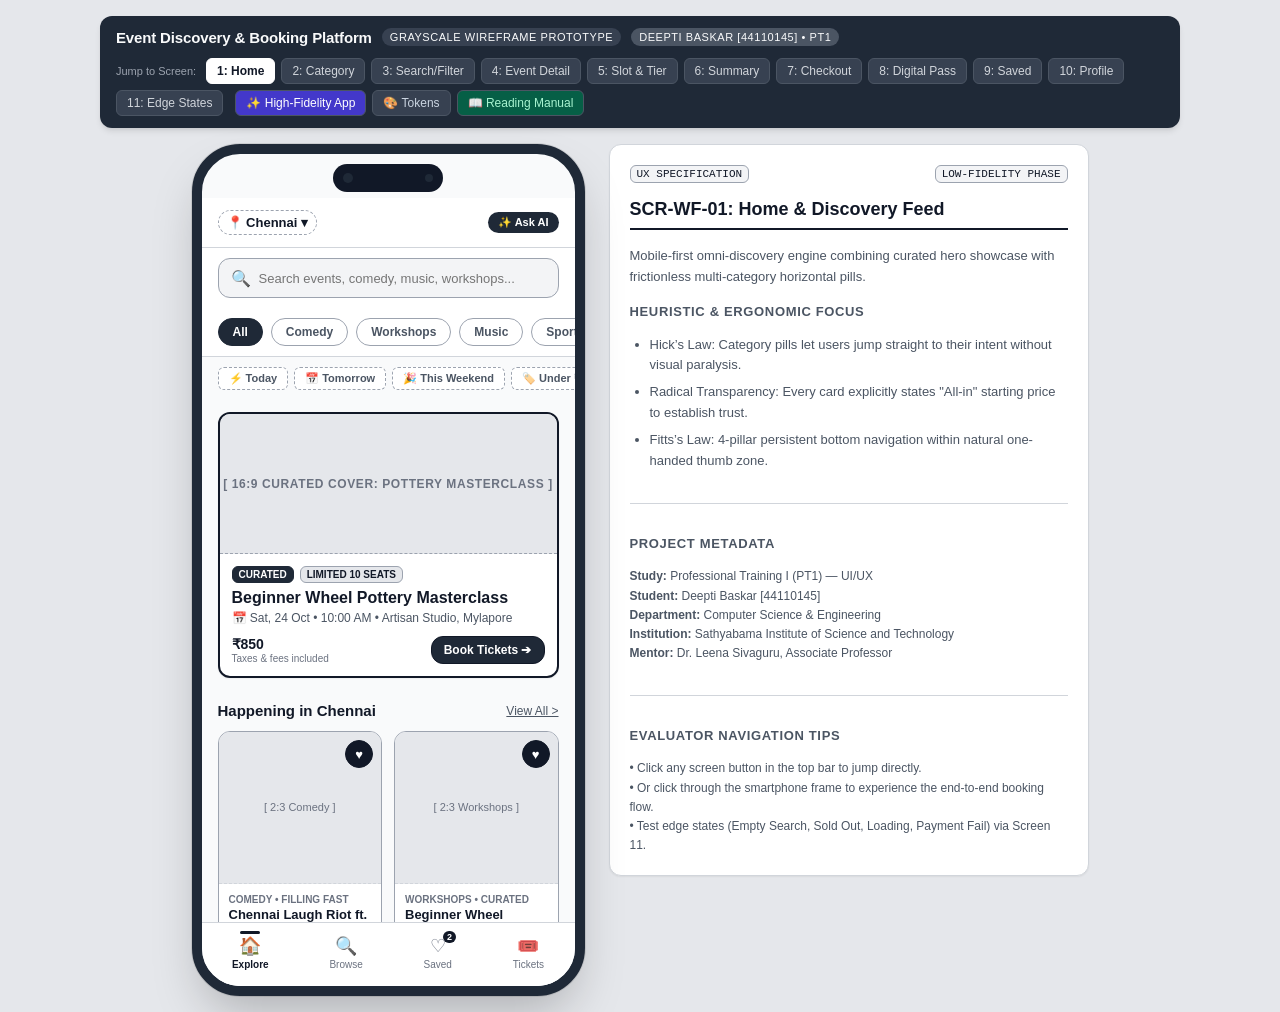
<file: index.html>
<!DOCTYPE html>
<html lang="en">
<head>
  <meta charset="UTF-8">
  <meta name="viewport" content="width=device-width, initial-scale=1.0">
  <title>Multi-Category Event Discovery & Booking — Low-Fidelity Wireframes Prototype</title>
  <meta name="description" content="Low-fidelity grayscale wireframes for multi-category event discovery and booking platform. UI/UX study by Deepti Baskar (44110145), Dept of CSE.">
  <link rel="stylesheet" href="wireframes.css">
</head>
<body>

  <!-- Top Evaluator Toolbar -->
  <header class="evaluator-toolbar">
    <div style="display:flex; align-items:center; gap:10px;">
      <h1>Event Discovery & Booking Platform</h1>
      <span class="badge">Grayscale Wireframe Prototype</span>
      <span class="badge" style="background:#4B5563;">Deepti Baskar [44110145] • PT1</span>
    </div>

    <!-- Quick Screen Switcher -->
    <div class="screen-switcher-bar">
      <span style="font-size:11px; color:#9CA3AF; margin-right:4px;">Jump to Screen:</span>
      <button class="screen-btn active" data-screen="screen-1">1: Home</button>
      <button class="screen-btn" data-screen="screen-2">2: Category</button>
      <button class="screen-btn" data-screen="screen-3">3: Search/Filter</button>
      <button class="screen-btn" data-screen="screen-4">4: Event Detail</button>
      <button class="screen-btn" data-screen="screen-5">5: Slot & Tier</button>
      <button class="screen-btn" data-screen="screen-6">6: Summary</button>
      <button class="screen-btn" data-screen="screen-7">7: Checkout</button>
      <button class="screen-btn" data-screen="screen-8">8: Digital Pass</button>
      <button class="screen-btn" data-screen="screen-9">9: Saved</button>
      <button class="screen-btn" data-screen="screen-10">10: Profile</button>
      <button class="screen-btn" data-screen="screen-11">11: Edge States</button>
      <a href="app.html" class="screen-btn" style="text-decoration:none; background:#4338CA; color:#FFFFFF; margin-left:6px;">✨ High-Fidelity App</a>
      <a href="design-system.html" class="screen-btn" style="text-decoration:none; background:#374151; color:#CBD5E1;">🎨 Tokens</a>
      <a href="docs/READ_BEFORE_EXPLAINING_ACCOUNTABILITY_MANUAL.md" class="screen-btn" style="text-decoration:none; background:#065F46; color:#A7F3D0;">📖 Reading Manual</a>
    </div>
  </header>

  <!-- Prototype Stage (Phone Frame + UX Notes Panel) -->
  <main class="prototype-stage">
    
    <!-- Smartphone Viewport Frame (393 x 852px) -->
    <div class="phone-frame">
      <!-- Dynamic Island / Sensor Notch -->
      <div class="phone-island">
        <div class="island-camera"></div>
        <div class="island-sensor"></div>
      </div>

      <!-- Scrollable Screen Viewport Container -->
      <div id="screen-viewport" class="screen-viewport">
        <!-- Rendered dynamically by wireframes.js -->
      </div>

      <!-- Global Bottom Navigation Bar (4 Pillars) -->
      <nav id="bottom-nav-bar" class="bottom-nav">
        <div class="nav-item active" data-tab="explore">
          <span class="icon">🏠</span>
          <span>Explore</span>
        </div>
        <div class="nav-item" data-tab="browse">
          <span class="icon">🔍</span>
          <span>Browse</span>
        </div>
        <div class="nav-item" data-tab="saved">
          <span class="icon">♡</span>
          <span>Saved</span>
          <span id="saved-nav-badge" class="nav-badge" style="display:none;">0</span>
        </div>
        <div class="nav-item" data-tab="tickets">
          <span class="icon">🎟️</span>
          <span>Tickets</span>
        </div>
      </nav>

      <!-- Faceted Filter Sheet Modal (Overlay) -->
      <div id="filter-sheet-modal" class="wire-sheet-backdrop">
        <div class="wire-bottom-sheet">
          <div class="sheet-grabber"></div>
          <div class="sheet-header">
            <h3>Faceted Search & Filters</h3>
            <button class="sheet-close-btn" onclick="window.wireframeApp.closeFilterSheet()">✕</button>
          </div>

          <div style="font-size:12px; font-weight:700; text-transform:uppercase; color:var(--text-muted);">Date Availability</div>
          <div style="display:flex; gap:6px; flex-wrap:wrap;">
            <button class="quick-chip">Anytime</button>
            <button class="quick-chip">Today</button>
            <button class="quick-chip">Tomorrow</button>
            <button class="quick-chip active">This Weekend ✓</button>
          </div>

          <div style="font-size:12px; font-weight:700; text-transform:uppercase; color:var(--text-muted); margin-top:8px;">Price Range</div>
          <div>
            <input type="range" min="0" max="3000" value="1000" style="width:100%; accent-color:#111827;">
            <div style="display:flex; justify-content:space-between; font-size:11px; color:var(--text-secondary); margin-top:4px;">
              <span>₹0</span>
              <span>Max: ₹1,000</span>
              <span>₹3,000+</span>
            </div>
          </div>

          <div style="font-size:12px; font-weight:700; text-transform:uppercase; color:var(--text-muted); margin-top:8px;">Category</div>
          <div style="display:grid; grid-template-columns:1fr 1fr; gap:6px; font-size:12px;">
            <label><input type="checkbox" checked> Workshops</label>
            <label><input type="checkbox"> Stand-Up Comedy</label>
            <label><input type="checkbox"> Live Music</label>
            <label><input type="checkbox"> Sports Screenings</label>
          </div>

          <div style="font-size:12px; font-weight:700; text-transform:uppercase; color:var(--text-muted); margin-top:8px;">Neighborhood</div>
          <div style="display:flex; gap:6px; flex-wrap:wrap;">
            <span class="quick-chip active">Mylapore ✓</span>
            <span class="quick-chip active">Alwarpet ✓</span>
            <span class="quick-chip">Besant Nagar</span>
            <span class="quick-chip">OMR</span>
          </div>

          <div style="display:flex; gap:10px; margin-top:12px;">
            <button class="wire-btn secondary" style="flex:1;" onclick="alert('Filters reset to default.')">Reset All</button>
            <button class="wire-btn" style="flex:2;" onclick="window.wireframeApp.applyFilters()">Show 4 Events ➔</button>
          </div>
        </div>
      </div>

      <!-- Floating AI Discovery Concierge Drawer (Overlay) -->
      <div id="ai-drawer" class="ai-drawer-overlay">
        <div class="ai-chat-header">
          <div style="display:flex; align-items:center; gap:6px;">
            <span style="font-size:14px;">✨</span>
            <span style="font-size:13px; font-weight:700;">Event Concierge AI</span>
            <span class="wire-badge" style="background:#374151; color:#FFFFFF; border:none; font-size:9px;">ONLINE</span>
          </div>
          <button class="sheet-close-btn" style="color:#FFFFFF;" onclick="window.wireframeApp.toggleAiDrawer()">✕</button>
        </div>

        <div id="ai-chat-body" class="ai-chat-body">
          <div class="ai-bubble">
            👋 Hi Aravind! What kind of experience are you looking for in Chennai?
          </div>
          <div style="display:flex; flex-wrap:wrap; gap:4px; margin:4px 0;">
            <span class="ai-prompt-chip" onclick="window.wireframeApp.sendAiPrompt('Couples workshops this Sunday')">🎨 Couples workshops this Sunday</span>
            <span class="ai-prompt-chip" onclick="window.wireframeApp.sendAiPrompt('Standup comedy under ₹500')">🎭 Comedy under ₹500</span>
            <span class="ai-prompt-chip" onclick="window.wireframeApp.sendAiPrompt('Acoustic live music nearby')">🎵 Acoustic live music nearby</span>
          </div>
        </div>

        <div style="padding:10px; border-top:1px solid var(--border-subtle); display:flex; gap:6px; background:#FFFFFF;">
          <input type="text" placeholder="Ask AI: 'Cheap comedy this Friday'..." style="flex:1; padding:6px 10px; font-size:12px; border:1px solid var(--border-default); border-radius:var(--radius-sm);" onkeydown="if(event.key==='Enter'&&this.value){window.wireframeApp.sendAiPrompt(this.value); this.value='';}">
          <button class="wire-btn" style="padding:6px 12px; font-size:11px;" onclick="const inp=this.previousElementSibling; if(inp.value){window.wireframeApp.sendAiPrompt(inp.value); inp.value='';}">Ask</button>
        </div>
      </div>

    </div>

    <!-- UX Evaluator Specification & Heuristics Panel -->
    <aside class="ux-notes-panel">
      <div style="display:flex; justify-content:space-between; align-items:flex-start;">
        <span class="badge-tag">UX SPECIFICATION</span>
        <span class="badge-tag">LOW-FIDELITY PHASE</span>
      </div>

      <h2 id="ux-note-title">SCR-WF-01: Home & Discovery Feed</h2>
      <p id="ux-note-summary">Mobile-first omni-discovery engine combining curated hero showcase with frictionless multi-category horizontal pills.</p>

      <h3>Heuristic & Ergonomic Focus</h3>
      <ul id="ux-note-heuristics">
        <li>Hick’s Law: Category pills let users jump straight to their intent without visual paralysis.</li>
        <li>Radical Transparency: Every card explicitly states "All-in" starting price to establish trust.</li>
        <li>Fitts’s Law: 4-pillar persistent bottom navigation within natural one-handed thumb zone.</li>
      </ul>

      <div class="wire-divider"></div>

      <h3>Project Metadata</h3>
      <p style="font-size:12px;">
        <strong>Study:</strong> Professional Training I (PT1) — UI/UX<br>
        <strong>Student:</strong> Deepti Baskar [44110145]<br>
        <strong>Department:</strong> Computer Science & Engineering<br>
        <strong>Institution:</strong> Sathyabama Institute of Science and Technology<br>
        <strong>Mentor:</strong> Dr. Leena Sivaguru, Associate Professor
      </p>

      <div class="wire-divider"></div>

      <h3>Evaluator Navigation Tips</h3>
      <p style="font-size:12px;">
        • Click any screen button in the top bar to jump directly.<br>
        • Or click through the smartphone frame to experience the end-to-end booking flow.<br>
        • Test edge states (Empty Search, Sold Out, Loading, Payment Fail) via Screen 11.
      </p>
    </aside>

  </main>

  <script src="wireframes.js"></script>
</body>
</html>
</file>
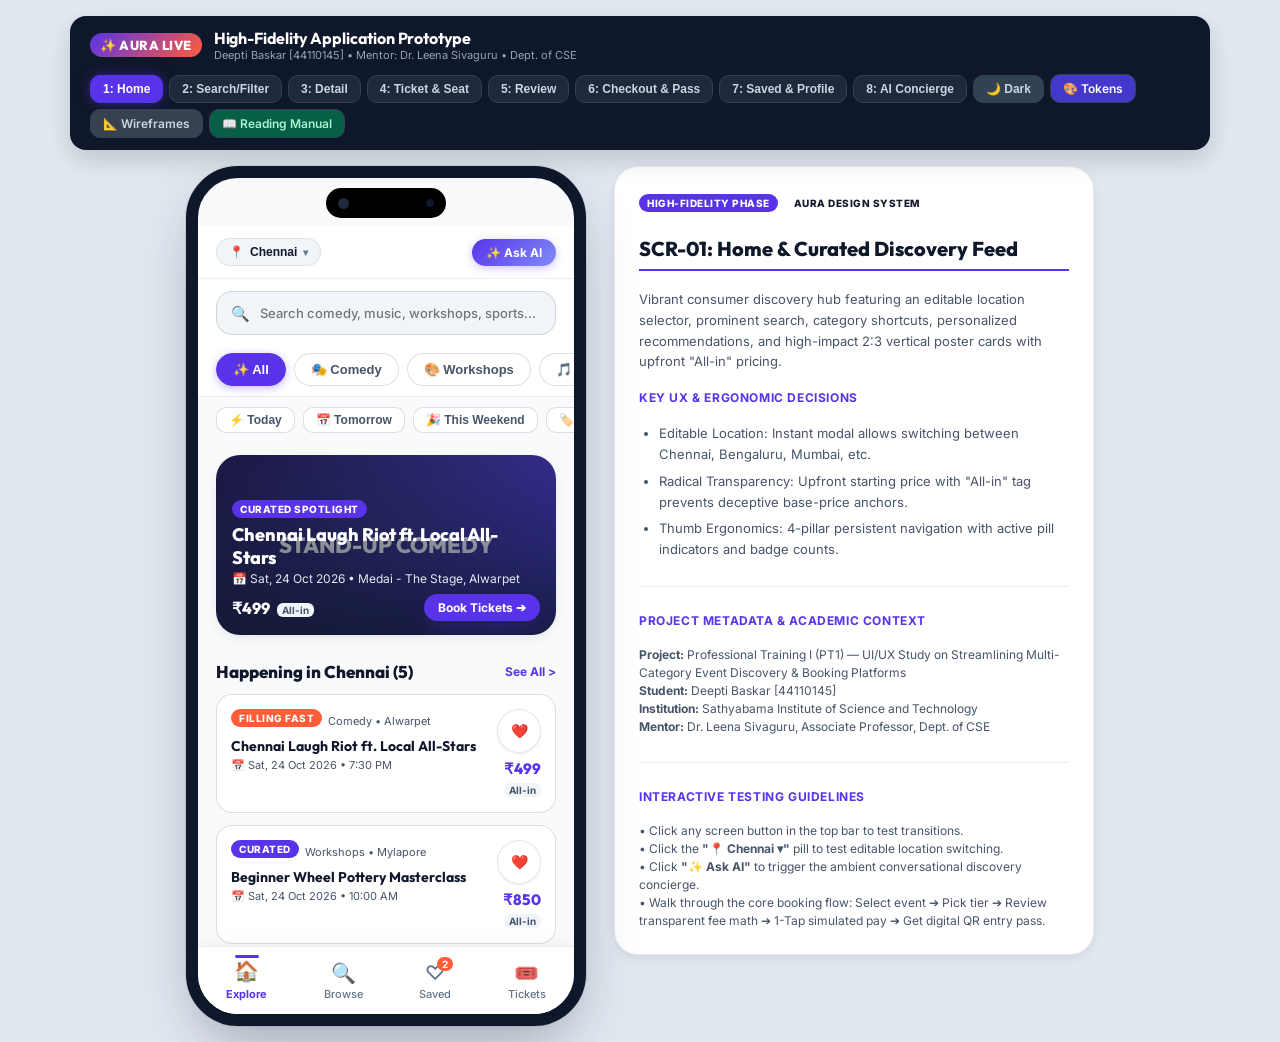
<file: app.html>
<!DOCTYPE html>
<html lang="en" data-theme="light">
<head>
  <meta charset="UTF-8">
  <meta name="viewport" content="width=device-width, initial-scale=1.0">
  <title>Aura — High-Fidelity Event Discovery & Booking Application</title>
  <meta name="description" content="Production-quality high-fidelity user interface prototype for multi-category event discovery and booking. UI/UX project by Deepti Baskar [44110145], Dept of CSE, Sathyabama Institute of Science and Technology.">
  <link rel="stylesheet" href="app.css">
  <link rel="icon" href="data:image/svg+xml,<svg xmlns='http://www.w3.org/2000/svg' viewBox='0 0 100 100'><text y='.9em' font-size='90'>✨</text></svg>">
</head>
<body>

  <!-- Top Master Evaluator Toolbar -->
  <header class="master-toolbar">
    <div class="toolbar-brand">
      <span class="toolbar-logo-pill">✨ AURA LIVE</span>
      <div>
        <div class="toolbar-title">High-Fidelity Application Prototype</div>
        <div class="toolbar-meta">Deepti Baskar [44110145] • Mentor: Dr. Leena Sivaguru • Dept. of CSE</div>
      </div>
    </div>

    <!-- Quick Jump Screen Selector -->
    <div class="screen-pills-container">
      <button class="screen-pill active" data-screen="screen-1">1: Home</button>
      <button class="screen-pill" data-screen="screen-2">2: Search/Filter</button>
      <button class="screen-pill" data-screen="screen-3">3: Detail</button>
      <button class="screen-pill" data-screen="screen-4">4: Ticket & Seat</button>
      <button class="screen-pill" data-screen="screen-5">5: Review</button>
      <button class="screen-pill" data-screen="screen-6">6: Checkout & Pass</button>
      <button class="screen-pill" data-screen="screen-7">7: Saved & Profile</button>
      <button class="screen-pill" data-screen="screen-8">8: AI Concierge</button>

      <button id="theme-mode-toggle" class="screen-pill" style="background:#334155;" onclick="window.auraApp.toggleTheme()">
        🌙 Dark
      </button>
      <a href="design-system.html" class="screen-pill" style="text-decoration:none; background:#4338CA; color:#FFFFFF;">
        🎨 Tokens
      </a>
      <a href="index.html" class="screen-pill" style="text-decoration:none; background:#374151; color:#CBD5E1;">
        📐 Wireframes
      </a>
      <a href="docs/READ_BEFORE_EXPLAINING_ACCOUNTABILITY_MANUAL.md" class="screen-pill" style="text-decoration:none; background:#065F46; color:#A7F3D0;" title="Read Before Explaining Manual">
        📖 Reading Manual
      </a>
    </div>
  </header>

  <!-- Prototype Stage (Phone + Side Specification Card) -->
  <main class="app-workspace">

    <!-- Smartphone Hardware Shell (400 x 860px) -->
    <div class="smartphone-container">

      <!-- Dynamic Island Notch -->
      <div class="phone-island">
        <div class="island-camera"></div>
        <div class="island-sensor"></div>
      </div>

      <!-- Floating Non-Intrusive Notification Toast with Screen Reader Announcement -->
      <div id="app-toast" class="app-toast-pill" role="status" aria-live="polite" style="display:none;"></div>

      <!-- Scrollable Viewport Content Area -->
      <div id="app-viewport" class="phone-viewport" role="region" aria-label="Aura Event Application Content">
        <!-- Rendered dynamically by app.js -->
      </div>

      <!-- Persistent 4-Pillar Bottom Navigation -->
      <nav id="main-bottom-nav" class="app-bottom-nav">
        <div class="nav-tab active" data-tab="explore">
          <span class="tab-icon">🏠</span>
          <span>Explore</span>
        </div>
        <div class="nav-tab" data-tab="browse">
          <span class="tab-icon">🔍</span>
          <span>Browse</span>
        </div>
        <div class="nav-tab" data-tab="saved">
          <span class="tab-icon">♡</span>
          <span>Saved</span>
          <span id="saved-badge-counter" class="nav-badge-count" style="display:none;">0</span>
        </div>
        <div class="nav-tab" data-tab="tickets">
          <span class="tab-icon">🎟️</span>
          <span>Tickets</span>
        </div>
      </nav>

      <!-- Location Selector Modal (Overlay) -->
      <div id="location-modal-sheet" class="modal-overlay-backdrop">
        <div class="bottom-sliding-modal">
          <div class="modal-drag-grabber"></div>
          <div style="display:flex; justify-content:space-between; align-items:center;">
            <h3 style="font-family:var(--font-heading); font-size:16px; font-weight:800;">Select Your City</h3>
            <button style="border:none; background:transparent; font-size:18px; font-weight:700; cursor:pointer;" onclick="window.auraApp.closeLocationModal()">✕</button>
          </div>
          <p style="font-size:12px; color:var(--text-muted);">Explore live concerts, stand-up comedy, and workshops happening near you.</p>

          <div style="display:flex; flex-direction:column; gap:8px;">
            <div class="tier-select-card" style="margin:0; cursor:pointer;" onclick="window.auraApp.selectCity('Chennai')">
              <div style="display:flex; justify-content:space-between; align-items:center;">
                <div>
                  <strong style="font-size:14px;">📍 Chennai</strong>
                  <div style="font-size:11px; color:var(--text-muted);">Tamil Nadu • 14 Live Events</div>
                </div>
                <span style="font-size:12px; color:var(--primary); font-weight:700;">Active ✓</span>
              </div>
            </div>

            <div class="tier-select-card" style="margin:0; cursor:pointer;" onclick="window.auraApp.selectCity('Bengaluru')">
              <div style="display:flex; justify-content:space-between; align-items:center;">
                <div>
                  <strong style="font-size:14px;">📍 Bengaluru</strong>
                  <div style="font-size:11px; color:var(--text-muted);">Karnataka • 28 Live Events</div>
                </div>
                <span style="font-size:12px; color:var(--text-muted);">Select ➔</span>
              </div>
            </div>

            <div class="tier-select-card" style="margin:0; cursor:pointer;" onclick="window.auraApp.selectCity('Mumbai')">
              <div style="display:flex; justify-content:space-between; align-items:center;">
                <div>
                  <strong style="font-size:14px;">📍 Mumbai</strong>
                  <div style="font-size:11px; color:var(--text-muted);">Maharashtra • 35 Live Events</div>
                </div>
                <span style="font-size:12px; color:var(--text-muted);">Select ➔</span>
              </div>
            </div>

            <div class="tier-select-card" style="margin:0; cursor:pointer;" onclick="window.auraApp.selectCity('Hyderabad')">
              <div style="display:flex; justify-content:space-between; align-items:center;">
                <div>
                  <strong style="font-size:14px;">📍 Hyderabad</strong>
                  <div style="font-size:11px; color:var(--text-muted);">Telangana • 18 Live Events</div>
                </div>
                <span style="font-size:12px; color:var(--text-muted);">Select ➔</span>
              </div>
            </div>
          </div>
        </div>
      </div>

      <!-- Faceted Filter Modal (Overlay) -->
      <div id="filter-modal-sheet" class="modal-overlay-backdrop" role="dialog" aria-modal="true" aria-labelledby="filter-modal-title">
        <div class="bottom-sliding-modal">
          <div class="modal-drag-grabber"></div>
          <div style="display:flex; justify-content:space-between; align-items:center;">
            <h3 id="filter-modal-title" style="font-family:var(--font-heading); font-size:16px; font-weight:800;">Faceted Search & Filters</h3>
            <button class="circular-nav-btn" style="border:none; background:transparent; font-size:18px; font-weight:700; width:44px; height:44px; cursor:pointer;" aria-label="Close filter sheet" onclick="window.auraApp.closeFilterModal()">✕</button>
          </div>

          <div style="font-size:11px; font-weight:700; text-transform:uppercase; color:var(--text-subtle);">When</div>
          <div style="display:flex; gap:6px; flex-wrap:wrap;">
            <button class="q-chip" onclick="window.auraApp.toggleQuickChip('anytime')">Anytime</button>
            <button class="q-chip" onclick="window.auraApp.toggleQuickChip('today')">Today</button>
            <button class="q-chip" onclick="window.auraApp.toggleQuickChip('tomorrow')">Tomorrow</button>
            <button class="q-chip active" onclick="window.auraApp.toggleQuickChip('weekend')">This Weekend ✓</button>
          </div>

          <div style="font-size:11px; font-weight:700; text-transform:uppercase; color:var(--text-subtle); margin-top:6px;">Price Range</div>
          <div>
            <input id="filter-price-slider" type="range" min="200" max="2500" step="50" value="1000" style="width:100%; accent-color:var(--primary);" oninput="document.getElementById('filter-max-price-label').textContent = 'Max: ₹' + Number(this.value).toLocaleString('en-IN')">
            <div style="display:flex; justify-content:space-between; font-size:11px; color:var(--text-muted); margin-top:2px;">
              <span>₹200</span>
              <span id="filter-max-price-label" style="font-weight:700; color:var(--primary);">Max: ₹1,000</span>
              <span>₹2,500+</span>
            </div>
          </div>

          <div style="font-size:11px; font-weight:700; text-transform:uppercase; color:var(--text-subtle); margin-top:6px;">Category</div>
          <div style="display:grid; grid-template-columns:1fr 1fr; gap:8px; font-size:12px;">
            <label style="display:flex; align-items:center; gap:6px; cursor:pointer;"><input type="checkbox" checked onchange="window.auraApp.setCategory(this.checked ? 'Workshops' : 'All')"> Workshops</label>
            <label style="display:flex; align-items:center; gap:6px; cursor:pointer;"><input type="checkbox" checked onchange="window.auraApp.setCategory(this.checked ? 'Comedy' : 'All')"> Stand-Up Comedy</label>
            <label style="display:flex; align-items:center; gap:6px; cursor:pointer;"><input type="checkbox" checked onchange="window.auraApp.setCategory(this.checked ? 'Music' : 'All')"> Live Concerts</label>
            <label style="display:flex; align-items:center; gap:6px; cursor:pointer;"><input type="checkbox" onchange="window.auraApp.setCategory(this.checked ? 'Sports' : 'All')"> Sports Screenings</label>
          </div>

          <div style="display:flex; gap:10px; margin-top:12px;">
            <button class="btn btn-secondary" style="flex:1; height:44px;" onclick="window.auraApp.resetFilters(); window.auraApp.closeFilterModal();">Reset All</button>
            <button class="btn-primary-action" style="flex:2; height:44px;" onclick="window.auraApp.closeFilterModal(); window.auraApp.navigateTo('screen-2');">Apply Filters ➔</button>
          </div>
        </div>
      </div>

      <!-- Ambient Floating AI Concierge Drawer (Overlay) -->
      <div id="ai-concierge-sheet" class="ai-floating-sheet">
        <div style="background:var(--primary); color:#FFFFFF; padding:12px 16px; border-radius:var(--radius-lg) var(--radius-lg) 0 0; display:flex; justify-content:space-between; align-items:center;">
          <div style="display:flex; align-items:center; gap:8px;">
            <span style="font-size:16px;">✨</span>
            <span style="font-family:var(--font-heading); font-size:14px; font-weight:800;">Aura Concierge AI</span>
            <span class="badge-tag-pill" style="background:rgba(255,255,255,0.2); color:#FFFFFF; font-size:9px;">ONLINE</span>
          </div>
          <button style="background:transparent; border:none; color:#FFFFFF; font-size:18px; font-weight:700; cursor:pointer;" onclick="window.auraApp.toggleAiDrawer()">✕</button>
        </div>

        <div id="ai-chat-messages" class="ai-chat-feed">
          <div class="chat-bubble bot">
            👋 Hi Aravind! Looking for something fun to do in Chennai this weekend?
          </div>
          <div style="display:flex; flex-wrap:wrap; gap:4px;">
            <span class="prompt-suggestion-pill" onclick="window.auraApp.sendPrompt('Couples workshops on Sunday')">🎨 Workshops on Sunday</span>
            <span class="prompt-suggestion-pill" onclick="window.auraApp.sendPrompt('Standup comedy under ₹500')">🎭 Comedy under ₹500</span>
            <span class="prompt-suggestion-pill" onclick="window.auraApp.sendPrompt('Beach live acoustic music')">🎵 Live acoustic beach music</span>
          </div>
        </div>

        <div style="padding:10px 14px; border-top:1px solid var(--border-subtle); display:flex; gap:8px; background:var(--bg-surface);">
          <input type="text" placeholder="Ask AI: 'Cheap comedy near Alwarpet'..." style="flex:1; height:36px; padding:0 12px; border:1px solid var(--border-default); border-radius:var(--radius-sm); font-size:12px; outline:none;" onkeydown="if(event.key==='Enter'&&this.value){window.auraApp.sendPrompt(this.value); this.value='';}">
          <button class="btn-primary-action" style="padding:0 14px; height:36px; font-size:12px;" onclick="const inp=this.previousElementSibling; if(inp.value){window.auraApp.sendPrompt(inp.value); inp.value='';}">Ask</button>
        </div>
      </div>

    </div>

    <!-- Side Evaluator Specification Panel -->
    <aside class="side-evaluator-card">
      <div>
        <span class="badge-tag-pill curated">HIGH-FIDELITY PHASE</span>
        <span class="badge-tag-pill" style="margin-left:4px;">AURA DESIGN SYSTEM</span>
      </div>

      <h2 id="spec-screen-title">SCR-01: Home & Curated Discovery Feed</h2>
      <p id="spec-screen-summary">Vibrant consumer discovery hub featuring an editable location selector, prominent search, category shortcuts, personalized recommendations, and high-impact 2:3 vertical poster cards with upfront "All-in" pricing.</p>

      <h3>Key UX & Ergonomic Decisions</h3>
      <ul id="spec-decisions-list">
        <li>Editable Location: Instant modal allows switching between Chennai, Bengaluru, Mumbai, etc.</li>
        <li>Radical Transparency: Upfront starting price with "All-in" tag prevents deceptive base-price anchors.</li>
        <li>Thumb Ergonomics: 4-pillar persistent navigation with active pill indicators and badge counts.</li>
      </ul>

      <div style="height:1px; background:var(--border-subtle); margin:8px 0;"></div>

      <h3>Project Metadata & Academic Context</h3>
      <p style="font-size:12px; line-height:1.5;">
        <strong>Project:</strong> Professional Training I (PT1) — UI/UX Study on Streamlining Multi-Category Event Discovery & Booking Platforms<br>
        <strong>Student:</strong> Deepti Baskar [44110145]<br>
        <strong>Institution:</strong> Sathyabama Institute of Science and Technology<br>
        <strong>Mentor:</strong> Dr. Leena Sivaguru, Associate Professor, Dept. of CSE
      </p>

      <div style="height:1px; background:var(--border-subtle); margin:8px 0;"></div>

      <h3>Interactive Testing Guidelines</h3>
      <p style="font-size:12px; line-height:1.5;">
        • Click any screen button in the top bar to test transitions.<br>
        • Click the <strong>"📍 Chennai ▾"</strong> pill to test editable location switching.<br>
        • Click <strong>"✨ Ask AI"</strong> to trigger the ambient conversational discovery concierge.<br>
        • Walk through the core booking flow: Select event ➔ Pick tier ➔ Review transparent fee math ➔ 1-Tap simulated pay ➔ Get digital QR entry pass.
      </p>
    </aside>

  </main>

  <script src="app.js"></script>
</body>
</html>
</file>
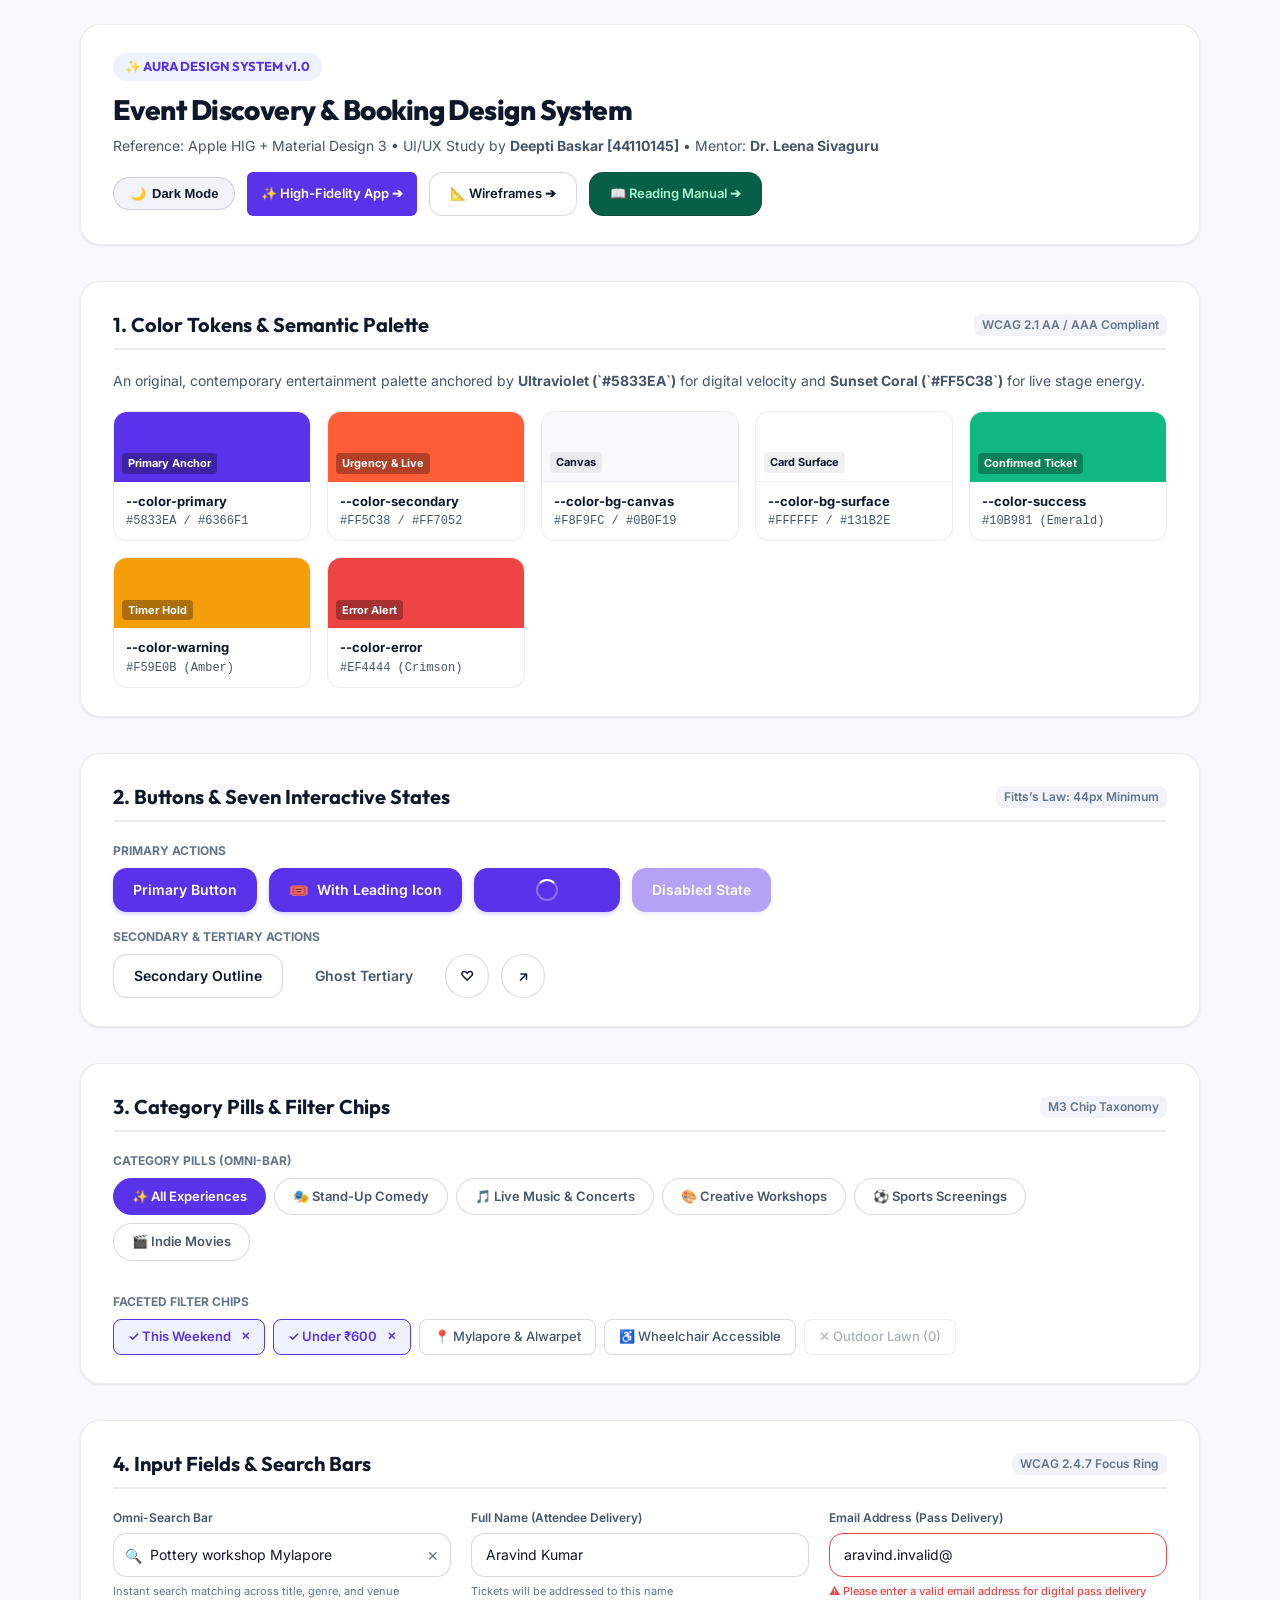
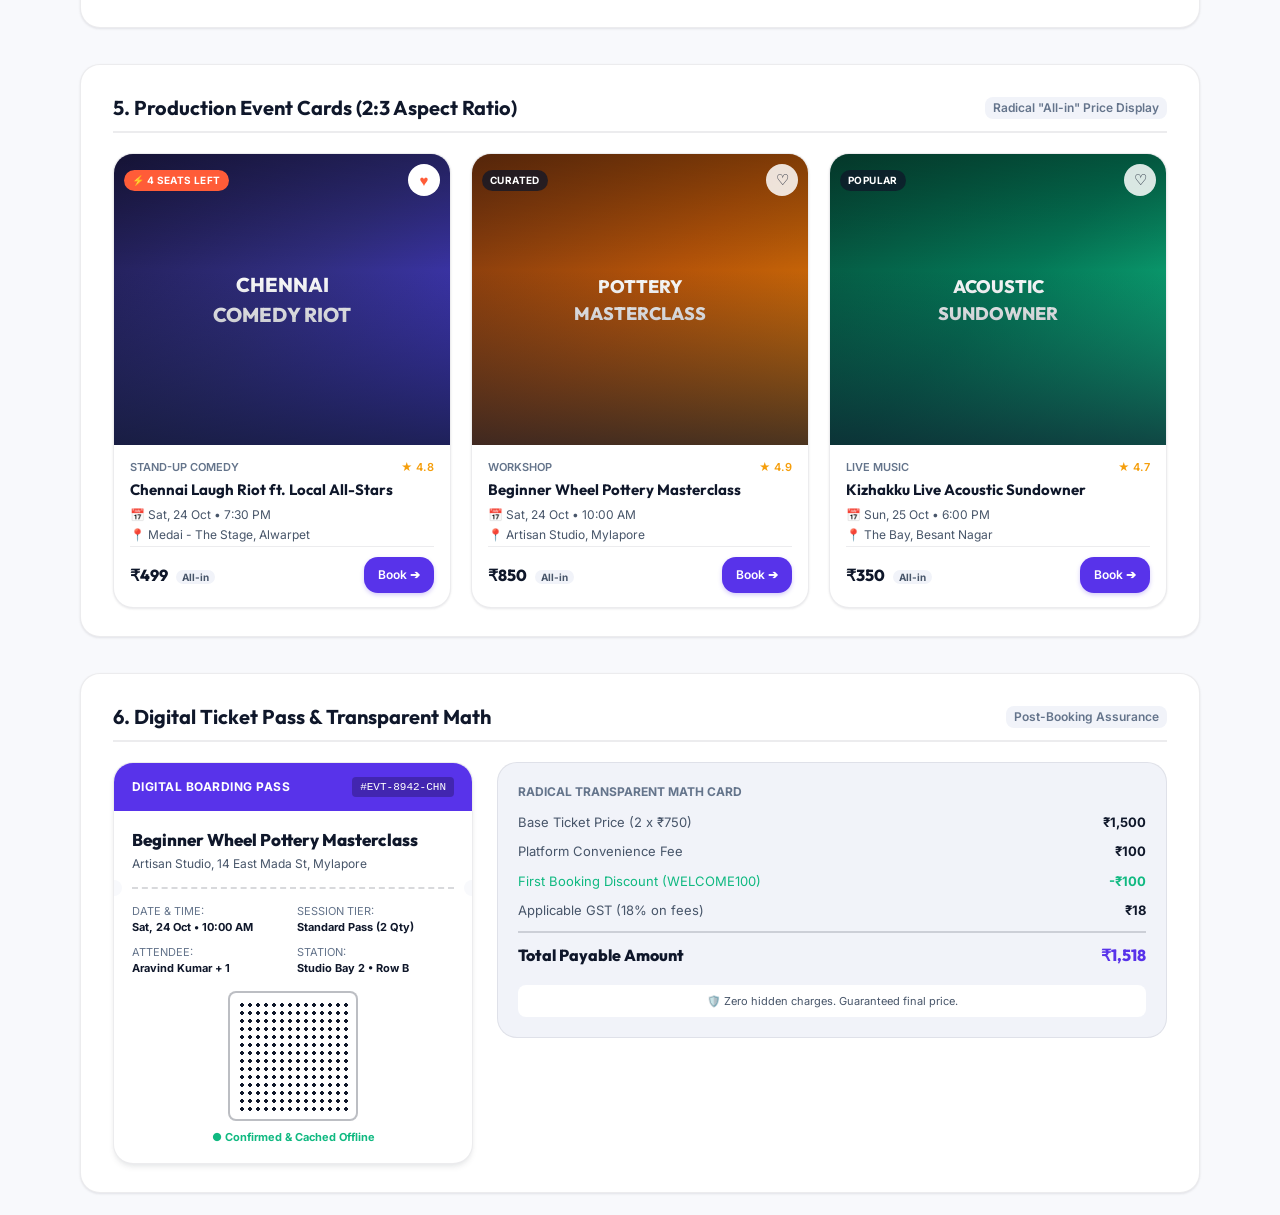
<file: design-system.html>
<!DOCTYPE html>
<html lang="en" data-theme="light">
<head>
  <meta charset="UTF-8">
  <meta name="viewport" content="width=device-width, initial-scale=1.0">
  <title>Aura Design System — Production Component & Token Showcase</title>
  <meta name="description" content="Production visual design system for multi-category event discovery and booking application. By Deepti Baskar (44110145), Sathyabama Institute of Science and Technology.">
  <link rel="stylesheet" href="design-system.css">
</head>
<body>

  <div class="showcase-container">

    <!-- Top Showcase Header -->
    <header class="showcase-header">
      <div>
        <div class="brand-badge">✨ AURA DESIGN SYSTEM v1.0</div>
        <h1>Event Discovery & Booking Design System</h1>
        <p style="font-size:14px; color:var(--color-text-secondary); margin-top:4px;">
          Reference: Apple HIG + Material Design 3 • UI/UX Study by <strong>Deepti Baskar [44110145]</strong> • Mentor: <strong>Dr. Leena Sivaguru</strong>
        </p>
      </div>

      <div style="display:flex; align-items:center; gap:12px;">
        <button class="theme-toggle-btn" id="theme-toggle" onclick="toggleTheme()">
          <span id="theme-icon">🌙</span>
          <span id="theme-label">Dark Mode</span>
        </button>
        <a href="app.html" class="btn" style="font-size:13px; text-decoration:none; background:var(--color-primary); color:#FFFFFF; padding:6px 14px; border-radius:6px; font-weight:600;">✨ High-Fidelity App ➔</a>
        <a href="index.html" class="btn btn-secondary" style="font-size:13px; text-decoration:none;">📐 Wireframes ➔</a>
        <a href="docs/READ_BEFORE_EXPLAINING_ACCOUNTABILITY_MANUAL.md" class="btn btn-secondary" style="font-size:13px; text-decoration:none; background:#065F46; color:#A7F3D0;">📖 Reading Manual ➔</a>
      </div>
    </header>

    <!-- SECTION 1: COLOR PALETTE & TOKENS -->
    <section class="ds-section">
      <div class="ds-section-title">
        <span>1. Color Tokens & Semantic Palette</span>
        <span class="tag">WCAG 2.1 AA / AAA Compliant</span>
      </div>
      <p style="font-size:14px; color:var(--color-text-secondary);">
        An original, contemporary entertainment palette anchored by <strong>Ultraviolet (`#5833EA`)</strong> for digital velocity and <strong>Sunset Coral (`#FF5C38`)</strong> for live stage energy.
      </p>

      <div class="swatch-grid">
        <!-- Primary -->
        <div class="swatch-card">
          <div class="swatch-color" style="background:var(--color-primary); color:#FFFFFF;">
            <strong style="font-size:11px; background:rgba(0,0,0,0.3); padding:2px 6px; border-radius:4px;">Primary Anchor</strong>
          </div>
          <div class="swatch-info">
            <strong>--color-primary</strong>
            <span>#5833EA / #6366F1</span>
          </div>
        </div>

        <!-- Secondary -->
        <div class="swatch-card">
          <div class="swatch-color" style="background:var(--color-secondary); color:#FFFFFF;">
            <strong style="font-size:11px; background:rgba(0,0,0,0.3); padding:2px 6px; border-radius:4px;">Urgency & Live</strong>
          </div>
          <div class="swatch-info">
            <strong>--color-secondary</strong>
            <span>#FF5C38 / #FF7052</span>
          </div>
        </div>

        <!-- Canvas -->
        <div class="swatch-card">
          <div class="swatch-color" style="background:var(--color-bg-canvas); border-bottom:1px solid var(--color-border-subtle);">
            <strong style="font-size:11px; background:rgba(0,0,0,0.06); padding:2px 6px; border-radius:4px;">Canvas</strong>
          </div>
          <div class="swatch-info">
            <strong>--color-bg-canvas</strong>
            <span>#F8F9FC / #0B0F19</span>
          </div>
        </div>

        <!-- Surface -->
        <div class="swatch-card">
          <div class="swatch-color" style="background:var(--color-bg-surface); border-bottom:1px solid var(--color-border-subtle);">
            <strong style="font-size:11px; background:rgba(0,0,0,0.06); padding:2px 6px; border-radius:4px;">Card Surface</strong>
          </div>
          <div class="swatch-info">
            <strong>--color-bg-surface</strong>
            <span>#FFFFFF / #131B2E</span>
          </div>
        </div>

        <!-- Success -->
        <div class="swatch-card">
          <div class="swatch-color" style="background:var(--color-success); color:#FFFFFF;">
            <strong style="font-size:11px; background:rgba(0,0,0,0.3); padding:2px 6px; border-radius:4px;">Confirmed Ticket</strong>
          </div>
          <div class="swatch-info">
            <strong>--color-success</strong>
            <span>#10B981 (Emerald)</span>
          </div>
        </div>

        <!-- Warning -->
        <div class="swatch-card">
          <div class="swatch-color" style="background:var(--color-warning); color:#FFFFFF;">
            <strong style="font-size:11px; background:rgba(0,0,0,0.3); padding:2px 6px; border-radius:4px;">Timer Hold</strong>
          </div>
          <div class="swatch-info">
            <strong>--color-warning</strong>
            <span>#F59E0B (Amber)</span>
          </div>
        </div>

        <!-- Error -->
        <div class="swatch-card">
          <div class="swatch-color" style="background:var(--color-error); color:#FFFFFF;">
            <strong style="font-size:11px; background:rgba(0,0,0,0.3); padding:2px 6px; border-radius:4px;">Error Alert</strong>
          </div>
          <div class="swatch-info">
            <strong>--color-error</strong>
            <span>#EF4444 (Crimson)</span>
          </div>
        </div>
      </div>
    </section>

    <!-- SECTION 2: BUTTONS & INTERACTIVE STATES -->
    <section class="ds-section">
      <div class="ds-section-title">
        <span>2. Buttons & Seven Interactive States</span>
        <span class="tag">Fitts’s Law: 44px Minimum</span>
      </div>

      <div style="display:flex; flex-direction:column; gap:16px;">
        <div>
          <div style="font-size:12px; font-weight:700; text-transform:uppercase; color:var(--color-text-muted); margin-bottom:8px;">Primary Actions</div>
          <div class="btn-row">
            <button class="btn btn-primary">Primary Button</button>
            <button class="btn btn-primary"><span style="font-size:16px;">🎟️</span> With Leading Icon</button>
            <button class="btn btn-primary btn-loading">Loading Button</button>
            <button class="btn btn-primary btn-disabled">Disabled State</button>
          </div>
        </div>

        <div>
          <div style="font-size:12px; font-weight:700; text-transform:uppercase; color:var(--color-text-muted); margin-bottom:8px;">Secondary & Tertiary Actions</div>
          <div class="btn-row">
            <button class="btn btn-secondary">Secondary Outline</button>
            <button class="btn btn-ghost">Ghost Tertiary</button>
            <button class="btn btn-secondary" style="border-radius:50%; width:44px; height:44px; padding:0;">♡</button>
            <button class="btn btn-secondary" style="border-radius:50%; width:44px; height:44px; padding:0;">↗</button>
          </div>
        </div>
      </div>
    </section>

    <!-- SECTION 3: CHIPS & CATEGORY NAVIGATION -->
    <section class="ds-section">
      <div class="ds-section-title">
        <span>3. Category Pills & Filter Chips</span>
        <span class="tag">M3 Chip Taxonomy</span>
      </div>

      <div>
        <div style="font-size:12px; font-weight:700; text-transform:uppercase; color:var(--color-text-muted); margin-bottom:8px;">Category Pills (Omni-Bar)</div>
        <div class="chip-row">
          <span class="chip chip-pill selected">✨ All Experiences</span>
          <span class="chip chip-pill">🎭 Stand-Up Comedy</span>
          <span class="chip chip-pill">🎵 Live Music & Concerts</span>
          <span class="chip chip-pill">🎨 Creative Workshops</span>
          <span class="chip chip-pill">⚽ Sports Screenings</span>
          <span class="chip chip-pill">🎬 Indie Movies</span>
        </div>
      </div>

      <div style="margin-top:12px;">
        <div style="font-size:12px; font-weight:700; text-transform:uppercase; color:var(--color-text-muted); margin-bottom:8px;">Faceted Filter Chips</div>
        <div class="chip-row">
          <span class="chip selected">✓ This Weekend <span style="font-size:11px; margin-left:4px;">✕</span></span>
          <span class="chip selected">✓ Under ₹600 <span style="font-size:11px; margin-left:4px;">✕</span></span>
          <span class="chip">📍 Mylapore & Alwarpet</span>
          <span class="chip">♿ Wheelchair Accessible</span>
          <span class="chip btn-disabled">✕ Outdoor Lawn (0)</span>
        </div>
      </div>
    </section>

    <!-- SECTION 4: FORM INPUTS & SEARCH BARS -->
    <section class="ds-section">
      <div class="ds-section-title">
        <span>4. Input Fields & Search Bars</span>
        <span class="tag">WCAG 2.4.7 Focus Ring</span>
      </div>

      <div style="display:grid; grid-template-columns:repeat(auto-fit, minmax(280px, 1fr)); gap:20px;">
        <!-- Search Input -->
        <div class="input-group">
          <label class="input-label">Omni-Search Bar</label>
          <div style="position:relative;">
            <input type="text" class="input-box" style="padding-left:36px;" value="Pottery workshop Mylapore" placeholder="Search events, artists...">
            <span style="position:absolute; left:12px; top:12px; font-size:14px; color:var(--color-text-muted);">🔍</span>
            <span style="position:absolute; right:12px; top:12px; font-size:14px; color:var(--color-text-muted); cursor:pointer;">✕</span>
          </div>
          <span class="input-helper">Instant search matching across title, genre, and venue</span>
        </div>

        <!-- Default Field -->
        <div class="input-group">
          <label class="input-label">Full Name (Attendee Delivery)</label>
          <input type="text" class="input-box" value="Aravind Kumar" placeholder="e.g. Aravind Kumar">
          <span class="input-helper">Tickets will be addressed to this name</span>
        </div>

        <!-- Error State -->
        <div class="input-group">
          <label class="input-label">Email Address (Pass Delivery)</label>
          <input type="email" class="input-box error" value="aravind.invalid@" placeholder="name@domain.com">
          <span class="input-helper error-text">⚠️ Please enter a valid email address for digital pass delivery</span>
        </div>
      </div>
    </section>

    <!-- SECTION 5: EVENT CARDS & POSTER CROPPING -->
    <section class="ds-section">
      <div class="ds-section-title">
        <span>5. Production Event Cards (2:3 Aspect Ratio)</span>
        <span class="tag">Radical "All-in" Price Display</span>
      </div>

      <div class="cards-showcase-grid">
        <!-- Card 1: Comedy -->
        <div class="aura-event-card">
          <div class="card-media-wrapper">
            <!-- Simulated Poster Image -->
            <div style="width:100%; height:100%; background:linear-gradient(135deg, #1E1B4B 0%, #312E81 50%, #4338CA 100%); display:flex; align-items:center; justify-content:center; color:#FFFFFF; font-family:var(--font-display); font-size:20px; font-weight:800; text-align:center; padding:16px;">
              CHENNAI<br>COMEDY RIOT
            </div>
            <div class="card-scrim"></div>
            <div class="card-top-badges">
              <span class="badge-pill urgency">⚡ 4 Seats Left</span>
              <button class="heart-btn active" title="Shortlisted">♥</button>
            </div>
          </div>
          <div class="card-body">
            <div class="card-genre-row">
              <span>STAND-UP COMEDY</span>
              <span style="color:var(--color-warning);">★ 4.8</span>
            </div>
            <div class="card-title">Chennai Laugh Riot ft. Local All-Stars</div>
            <div class="card-meta-detail">📅 Sat, 24 Oct • 7:30 PM</div>
            <div class="card-meta-detail">📍 Medai - The Stage, Alwarpet</div>
            <div class="card-footer">
              <div>
                <span class="all-in-price">₹499</span>
                <span class="all-in-tag">All-in</span>
              </div>
              <button class="btn btn-primary" style="padding:6px 14px; font-size:12px; min-height:36px;">Book ➔</button>
            </div>
          </div>
        </div>

        <!-- Card 2: Workshop -->
        <div class="aura-event-card">
          <div class="card-media-wrapper">
            <div style="width:100%; height:100%; background:linear-gradient(135deg, #78350F 0%, #B45309 50%, #D97706 100%); display:flex; align-items:center; justify-content:center; color:#FFFFFF; font-family:var(--font-display); font-size:18px; font-weight:800; text-align:center; padding:16px;">
              POTTERY<br>MASTERCLASS
            </div>
            <div class="card-scrim"></div>
            <div class="card-top-badges">
              <span class="badge-pill">Curated</span>
              <button class="heart-btn" title="Save to Shortlist">♡</button>
            </div>
          </div>
          <div class="card-body">
            <div class="card-genre-row">
              <span>WORKSHOP</span>
              <span style="color:var(--color-warning);">★ 4.9</span>
            </div>
            <div class="card-title">Beginner Wheel Pottery Masterclass</div>
            <div class="card-meta-detail">📅 Sat, 24 Oct • 10:00 AM</div>
            <div class="card-meta-detail">📍 Artisan Studio, Mylapore</div>
            <div class="card-footer">
              <div>
                <span class="all-in-price">₹850</span>
                <span class="all-in-tag">All-in</span>
              </div>
              <button class="btn btn-primary" style="padding:6px 14px; font-size:12px; min-height:36px;">Book ➔</button>
            </div>
          </div>
        </div>

        <!-- Card 3: Music Concert -->
        <div class="aura-event-card">
          <div class="card-media-wrapper">
            <div style="width:100%; height:100%; background:linear-gradient(135deg, #064E3B 0%, #047857 50%, #10B981 100%); display:flex; align-items:center; justify-content:center; color:#FFFFFF; font-family:var(--font-display); font-size:18px; font-weight:800; text-align:center; padding:16px;">
              ACOUSTIC<br>SUNDOWNER
            </div>
            <div class="card-scrim"></div>
            <div class="card-top-badges">
              <span class="badge-pill">Popular</span>
              <button class="heart-btn" title="Save to Shortlist">♡</button>
            </div>
          </div>
          <div class="card-body">
            <div class="card-genre-row">
              <span>LIVE MUSIC</span>
              <span style="color:var(--color-warning);">★ 4.7</span>
            </div>
            <div class="card-title">Kizhakku Live Acoustic Sundowner</div>
            <div class="card-meta-detail">📅 Sun, 25 Oct • 6:00 PM</div>
            <div class="card-meta-detail">📍 The Bay, Besant Nagar</div>
            <div class="card-footer">
              <div>
                <span class="all-in-price">₹350</span>
                <span class="all-in-tag">All-in</span>
              </div>
              <button class="btn btn-primary" style="padding:6px 14px; font-size:12px; min-height:36px;">Book ➔</button>
            </div>
          </div>
        </div>
      </div>
    </section>

    <!-- SECTION 6: DIGITAL TICKET BOARDING PASS & PRICE MATH -->
    <section class="ds-section">
      <div class="ds-section-title">
        <span>6. Digital Ticket Pass & Transparent Math</span>
        <span class="tag">Post-Booking Assurance</span>
      </div>

      <div style="display:flex; flex-wrap:wrap; gap:24px; align-items:flex-start;">
        <!-- Boarding Pass -->
        <div class="boarding-pass-showcase" style="flex:1; min-width:300px;">
          <div class="pass-header">
            <span style="font-size:12px; font-weight:700; letter-spacing:0.04em;">DIGITAL BOARDING PASS</span>
            <span style="font-size:11px; background:rgba(0,0,0,0.25); padding:2px 8px; border-radius:4px; font-family:monospace;">#EVT-8942-CHN</span>
          </div>
          <div class="pass-body">
            <div style="font-family:var(--font-display); font-size:17px; font-weight:800; line-height:1.25;">Beginner Wheel Pottery Masterclass</div>
            <div style="font-size:12px; color:var(--color-text-secondary); margin-top:4px;">Artisan Studio, 14 East Mada St, Mylapore</div>

            <div class="perforation-divider">
              <div class="perf-circle left"></div>
              <div class="perf-dash"></div>
              <div class="perf-circle right"></div>
            </div>

            <div style="display:grid; grid-template-columns:1fr 1fr; gap:8px; font-size:11px;">
              <div>
                <span style="color:var(--color-text-muted); display:block;">DATE & TIME:</span>
                <strong style="color:var(--color-text-primary);">Sat, 24 Oct • 10:00 AM</strong>
              </div>
              <div>
                <span style="color:var(--color-text-muted); display:block;">SESSION TIER:</span>
                <strong style="color:var(--color-text-primary);">Standard Pass (2 Qty)</strong>
              </div>
              <div>
                <span style="color:var(--color-text-muted); display:block;">ATTENDEE:</span>
                <strong style="color:var(--color-text-primary);">Aravind Kumar + 1</strong>
              </div>
              <div>
                <span style="color:var(--color-text-muted); display:block;">STATION:</span>
                <strong style="color:var(--color-text-primary);">Studio Bay 2 • Row B</strong>
              </div>
            </div>

            <!-- Dynamic QR Code Container -->
            <div style="width:130px; height:130px; margin:14px auto 8px auto; border:2px solid var(--color-border-strong); padding:8px; border-radius:8px; display:flex; align-items:center; justify-content:center; background:#FFFFFF;">
              <div style="width:100%; height:100%; background-image:radial-gradient(#0F172A 2px, transparent 2px); background-size:8px 8px;"></div>
            </div>
            <div style="text-align:center; font-size:11px; color:var(--color-success); font-weight:700;">
              ● Confirmed & Cached Offline
            </div>
          </div>
        </div>

        <!-- Transparent Math Card -->
        <div style="flex:1; min-width:300px; background:var(--color-bg-muted); border-radius:var(--radius-lg); padding:20px; border:1px solid var(--color-border-subtle);">
          <div style="font-size:12px; font-weight:700; text-transform:uppercase; color:var(--color-text-muted); margin-bottom:12px;">Radical Transparent Math Card</div>

          <div style="display:flex; flex-direction:column; gap:10px; font-size:13px;">
            <div style="display:flex; justify-content:space-between;">
              <span style="color:var(--color-text-secondary);">Base Ticket Price (2 x ₹750)</span>
              <strong>₹1,500</strong>
            </div>
            <div style="display:flex; justify-content:space-between;">
              <span style="color:var(--color-text-secondary);">Platform Convenience Fee</span>
              <strong>₹100</strong>
            </div>
            <div style="display:flex; justify-content:space-between; color:var(--color-success);">
              <span>First Booking Discount (WELCOME100)</span>
              <strong>-₹100</strong>
            </div>
            <div style="display:flex; justify-content:space-between;">
              <span style="color:var(--color-text-secondary);">Applicable GST (18% on fees)</span>
              <strong>₹18</strong>
            </div>
            <div style="border-top:2px solid var(--color-border-default); padding-top:10px; display:flex; justify-content:space-between; font-family:var(--font-display); font-size:16px; font-weight:800;">
              <span>Total Payable Amount</span>
              <span style="color:var(--color-primary);">₹1,518</span>
            </div>
            <div style="background:var(--color-bg-surface); padding:8px; border-radius:var(--radius-sm); font-size:11px; color:var(--color-text-secondary); text-align:center; margin-top:8px;">
              🛡️ Zero hidden charges. Guaranteed final price.
            </div>
          </div>
        </div>
      </div>
    </section>

  </div>

  <script>
    function toggleTheme() {
      const html = document.documentElement;
      const current = html.getAttribute('data-theme');
      const next = current === 'dark' ? 'light' : 'dark';
      html.setAttribute('data-theme', next);

      document.getElementById('theme-icon').textContent = next === 'dark' ? '☀️' : '🌙';
      document.getElementById('theme-label').textContent = next === 'dark' ? 'Light Mode' : 'Dark Mode';
    }
  </script>

</body>
</html>
</file>
<file: wireframes.css>
/* ==========================================================================
   LOW-FIDELITY GRAYSCALE WIREFRAME STYLES
   Multi-Category Event Discovery & Booking Platform (Deepti PT1 Project)
   Design System: Grayscale Wireframe Tokens, Mobile-First Ergonomics
   ========================================================================== */

:root {
  --bg-viewport: #E5E7EB;
  --bg-frame: #F9FAFB;
  --bg-card: #FFFFFF;
  --bg-muted: #F3F4F6;
  --bg-subtle: #E5E7EB;
  --border-strong: #111827;
  --border-default: #9CA3AF;
  --border-subtle: #D1D5DB;
  --border-dashed: #9CA3AF;
  
  --text-primary: #111827;
  --text-secondary: #4B5563;
  --text-muted: #6B7280;
  --text-on-dark: #F9FAFB;
  
  --interactive-dark: #1F2937;
  --interactive-hover: #111827;
  --interactive-light: #F3F4F6;
  
  --font-family: -apple-system, BlinkMacSystemFont, "Segoe UI", Roboto, "Helvetica Neue", Arial, sans-serif;
  --radius-sm: 6px;
  --radius-md: 12px;
  --radius-lg: 18px;
  --radius-full: 9999px;
  
  --shadow-sm: 0 1px 2px rgba(0,0,0,0.06);
  --shadow-md: 0 4px 6px -1px rgba(0,0,0,0.1), 0 2px 4px -1px rgba(0,0,0,0.06);
  --shadow-lg: 0 10px 15px -3px rgba(0,0,0,0.1), 0 4px 6px -2px rgba(0,0,0,0.05);
  
  --bottom-nav-height: 64px;
}

/* Reset & Base */
* {
  box-sizing: border-box;
  margin: 0;
  padding: 0;
  -webkit-tap-highlight-color: transparent;
}

body {
  font-family: var(--font-family);
  background-color: var(--bg-viewport);
  color: var(--text-primary);
  display: flex;
  flex-direction: column;
  align-items: center;
  min-height: 100vh;
  padding: 16px;
  overflow-x: hidden;
}

/* Top Toolbar for Prototype Evaluators */
.evaluator-toolbar {
  width: 100%;
  max-width: 1080px;
  background: var(--interactive-dark);
  color: var(--text-on-dark);
  border-radius: var(--radius-md);
  padding: 12px 16px;
  margin-bottom: 16px;
  display: flex;
  flex-wrap: wrap;
  align-items: center;
  justify-content: space-between;
  gap: 12px;
  box-shadow: var(--shadow-md);
  z-index: 100;
}

.evaluator-toolbar h1 {
  font-size: 15px;
  font-weight: 700;
  letter-spacing: -0.01em;
}

.evaluator-toolbar .badge {
  font-size: 11px;
  background: #374151;
  padding: 3px 8px;
  border-radius: var(--radius-full);
  text-transform: uppercase;
  letter-spacing: 0.05em;
}

.screen-switcher-bar {
  display: flex;
  flex-wrap: wrap;
  gap: 6px;
  align-items: center;
}

.screen-btn {
  background: #374151;
  color: #D1D5DB;
  border: 1px solid #4B5563;
  padding: 5px 10px;
  border-radius: var(--radius-sm);
  font-size: 12px;
  cursor: pointer;
  transition: all 0.15s ease;
}

.screen-btn:hover {
  background: #4B5563;
  color: #FFFFFF;
}

.screen-btn.active {
  background: #FFFFFF;
  color: #111827;
  font-weight: 700;
  border-color: #FFFFFF;
}

/* Prototype Container & Phone Shell */
.prototype-stage {
  display: flex;
  gap: 24px;
  align-items: flex-start;
  justify-content: center;
  width: 100%;
  max-width: 1080px;
}

.phone-frame {
  width: 393px;
  height: 852px;
  background: var(--bg-frame);
  border: 10px solid #1F2937;
  border-radius: 48px;
  box-shadow: 0 25px 50px -12px rgba(0, 0, 0, 0.25), 0 0 0 1px rgba(0, 0, 0, 0.1);
  position: relative;
  overflow: hidden;
  display: flex;
  flex-direction: column;
}

/* Phone Notch / Island */
.phone-island {
  position: absolute;
  top: 10px;
  left: 50%;
  transform: translateX(-50%);
  width: 110px;
  height: 28px;
  background: #111827;
  border-radius: var(--radius-full);
  z-index: 1000;
  display: flex;
  align-items: center;
  justify-content: space-between;
  padding: 0 10px;
}

.island-camera {
  width: 10px;
  height: 10px;
  background: #1F2937;
  border-radius: 50%;
}

.island-sensor {
  width: 8px;
  height: 8px;
  background: #1F2937;
  border-radius: 50%;
}

/* Screen Viewport */
.screen-viewport {
  flex: 1;
  overflow-y: auto;
  overflow-x: hidden;
  padding-top: 44px; /* clearance for island */
  padding-bottom: calc(var(--bottom-nav-height) + 12px);
  position: relative;
  scrollbar-width: thin;
}

/* Global Bottom Navigation (4 Pillars) */
.bottom-nav {
  position: absolute;
  bottom: 0;
  left: 0;
  width: 100%;
  height: var(--bottom-nav-height);
  background: #FFFFFF;
  border-top: 1px solid var(--border-subtle);
  display: flex;
  align-items: center;
  justify-content: space-around;
  z-index: 900;
  padding-bottom: 4px;
}

.nav-item {
  display: flex;
  flex-direction: column;
  align-items: center;
  justify-content: center;
  color: var(--text-muted);
  text-decoration: none;
  font-size: 10px;
  font-weight: 500;
  cursor: pointer;
  padding: 4px 10px;
  position: relative;
}

.nav-item .icon {
  font-size: 18px;
  margin-bottom: 2px;
}

.nav-item.active {
  color: var(--text-primary);
  font-weight: 700;
}

.nav-item.active::after {
  content: "";
  position: absolute;
  top: 0;
  width: 20px;
  height: 3px;
  background: var(--text-primary);
  border-radius: var(--radius-full);
}

.nav-badge {
  position: absolute;
  top: 0;
  right: 6px;
  background: var(--text-primary);
  color: #FFFFFF;
  font-size: 9px;
  font-weight: 700;
  padding: 1px 4px;
  border-radius: var(--radius-full);
}

/* Side Notes Panel for UX Evaluators */
.ux-notes-panel {
  flex: 1;
  max-width: 480px;
  background: var(--bg-card);
  border: 1px solid var(--border-subtle);
  border-radius: var(--radius-md);
  padding: 20px;
  box-shadow: var(--shadow-sm);
  display: flex;
  flex-direction: column;
  gap: 16px;
  max-height: 852px;
  overflow-y: auto;
}

.ux-notes-panel h2 {
  font-size: 18px;
  font-weight: 700;
  border-bottom: 2px solid var(--border-strong);
  padding-bottom: 8px;
}

.ux-notes-panel h3 {
  font-size: 13px;
  font-weight: 700;
  text-transform: uppercase;
  color: var(--text-secondary);
  letter-spacing: 0.05em;
}

.ux-notes-panel p, .ux-notes-panel li {
  font-size: 13px;
  line-height: 1.6;
  color: var(--text-secondary);
}

.ux-notes-panel ul {
  padding-left: 20px;
  display: flex;
  flex-direction: column;
  gap: 6px;
}

.badge-tag {
  display: inline-block;
  font-size: 11px;
  padding: 2px 6px;
  background: var(--bg-muted);
  border: 1px solid var(--border-default);
  border-radius: var(--radius-sm);
  font-family: monospace;
}

/* ==========================================================================
   WIRE ELEMENT PRIMITIVES
   ========================================================================== */

/* Headers & App Bars */
.wire-header {
  padding: 12px 16px;
  display: flex;
  align-items: center;
  justify-content: space-between;
  background: var(--bg-card);
  border-bottom: 1px solid var(--border-subtle);
  position: sticky;
  top: 0;
  z-index: 50;
}

.location-pill {
  display: flex;
  align-items: center;
  gap: 6px;
  font-size: 13px;
  font-weight: 700;
  cursor: pointer;
  padding: 4px 8px;
  border: 1px dashed var(--border-default);
  border-radius: var(--radius-full);
}

.ai-concierge-pill {
  display: flex;
  align-items: center;
  gap: 4px;
  font-size: 11px;
  font-weight: 700;
  background: var(--interactive-dark);
  color: #FFFFFF;
  padding: 4px 10px;
  border-radius: var(--radius-full);
  cursor: pointer;
}

/* Search Input */
.search-container {
  padding: 10px 16px;
  background: var(--bg-card);
}

.search-input-box {
  width: 100%;
  height: 40px;
  background: var(--bg-muted);
  border: 1px solid var(--border-default);
  border-radius: var(--radius-md);
  display: flex;
  align-items: center;
  padding: 0 12px;
  gap: 8px;
}

.search-input-box input {
  border: none;
  background: transparent;
  width: 100%;
  font-size: 13px;
  outline: none;
  color: var(--text-primary);
}

/* Category Pill Tabs */
.category-pill-bar {
  display: flex;
  gap: 8px;
  overflow-x: auto;
  padding: 10px 16px;
  scrollbar-width: none;
  background: var(--bg-card);
  border-bottom: 1px solid var(--border-subtle);
}

.category-pill-bar::-webkit-scrollbar {
  display: none;
}

.category-pill {
  flex-shrink: 0;
  padding: 6px 14px;
  font-size: 12px;
  font-weight: 600;
  border: 1px solid var(--border-default);
  background: var(--bg-card);
  color: var(--text-secondary);
  border-radius: var(--radius-full);
  cursor: pointer;
  transition: all 0.15s ease;
}

.category-pill.active {
  background: var(--interactive-dark);
  color: #FFFFFF;
  border-color: var(--interactive-dark);
}

/* Quick Filter Chips */
.quick-chips-row {
  display: flex;
  gap: 6px;
  padding: 10px 16px;
  overflow-x: auto;
  scrollbar-width: none;
}

.quick-chip {
  flex-shrink: 0;
  padding: 4px 10px;
  font-size: 11px;
  font-weight: 600;
  background: #FFFFFF;
  border: 1px dashed var(--border-default);
  border-radius: var(--radius-sm);
  color: var(--text-secondary);
  cursor: pointer;
}

.quick-chip.active {
  background: var(--interactive-dark);
  color: #FFFFFF;
  border-style: solid;
  border-color: var(--interactive-dark);
}

/* Wireframe Hero Carousel Box */
.hero-box {
  margin: 12px 16px;
  background: #FFFFFF;
  border: 2px solid var(--border-strong);
  border-radius: var(--radius-md);
  overflow: hidden;
  box-shadow: var(--shadow-sm);
  position: relative;
}

.hero-image-placeholder {
  width: 100%;
  height: 140px;
  background: var(--bg-subtle);
  border-bottom: 1px dashed var(--border-default);
  display: flex;
  align-items: center;
  justify-content: center;
  color: var(--text-muted);
  font-size: 12px;
  font-weight: 600;
  text-transform: uppercase;
  letter-spacing: 0.05em;
  position: relative;
}

.hero-content {
  padding: 12px;
}

.badge-row {
  display: flex;
  gap: 6px;
  margin-bottom: 6px;
}

.wire-badge {
  font-size: 10px;
  font-weight: 700;
  text-transform: uppercase;
  padding: 2px 6px;
  border-radius: var(--radius-sm);
  background: var(--bg-subtle);
  border: 1px solid var(--border-default);
}

.wire-badge.dark {
  background: var(--interactive-dark);
  color: #FFFFFF;
  border-color: var(--interactive-dark);
}

.hero-title {
  font-size: 16px;
  font-weight: 700;
  margin-bottom: 4px;
}

.hero-meta {
  font-size: 12px;
  color: var(--text-secondary);
  margin-bottom: 10px;
}

.hero-action-row {
  display: flex;
  align-items: center;
  justify-content: space-between;
}

.price-text {
  font-size: 14px;
  font-weight: 700;
}

.price-sub {
  font-size: 10px;
  color: var(--text-muted);
  display: block;
}

/* Section Containers */
.feed-section {
  padding: 12px 16px;
}

.section-header {
  display: flex;
  align-items: center;
  justify-content: space-between;
  margin-bottom: 12px;
}

.section-title {
  font-size: 15px;
  font-weight: 700;
}

.section-link {
  font-size: 12px;
  color: var(--text-secondary);
  text-decoration: underline;
  cursor: pointer;
}

/* Event Card Grid & Poster Wireframes (2:3 aspect) */
.event-grid {
  display: grid;
  grid-template-columns: repeat(2, 1fr);
  gap: 12px;
}

.event-card {
  background: #FFFFFF;
  border: 1px solid var(--border-default);
  border-radius: var(--radius-md);
  overflow: hidden;
  cursor: pointer;
  display: flex;
  flex-direction: column;
  transition: transform 0.15s ease, box-shadow 0.15s ease;
  position: relative;
}

.event-card:hover {
  transform: translateY(-2px);
  box-shadow: var(--shadow-sm);
  border-color: var(--border-strong);
}

.card-image-box {
  width: 100%;
  aspect-ratio: 3 / 2.8;
  background: var(--bg-subtle);
  border-bottom: 1px dashed var(--border-subtle);
  position: relative;
  display: flex;
  align-items: center;
  justify-content: center;
  color: var(--text-muted);
  font-size: 11px;
}

.card-save-btn {
  position: absolute;
  top: 8px;
  right: 8px;
  width: 28px;
  height: 28px;
  background: rgba(255,255,255,0.85);
  border: 1px solid var(--border-default);
  border-radius: 50%;
  display: flex;
  align-items: center;
  justify-content: center;
  cursor: pointer;
  font-size: 13px;
  z-index: 5;
}

.card-save-btn.active {
  background: #111827;
  color: #FFFFFF;
  border-color: #111827;
}

.card-content {
  padding: 10px;
  display: flex;
  flex-direction: column;
  flex: 1;
}

.card-category-tag {
  font-size: 10px;
  font-weight: 700;
  text-transform: uppercase;
  color: var(--text-muted);
  margin-bottom: 2px;
}

.card-title {
  font-size: 13px;
  font-weight: 700;
  line-height: 1.3;
  margin-bottom: 6px;
  display: -webkit-box;
  -webkit-line-clamp: 2;
  -webkit-box-orient: vertical;
  overflow: hidden;
}

.card-meta-line {
  font-size: 11px;
  color: var(--text-secondary);
  margin-bottom: 2px;
  white-space: nowrap;
  overflow: hidden;
  text-overflow: ellipsis;
}

.card-price-row {
  margin-top: auto;
  padding-top: 8px;
  border-top: 1px dashed var(--border-subtle);
  display: flex;
  align-items: baseline;
  justify-content: space-between;
}

/* Detail View Layout (SCR-WF-04) */
.detail-view {
  background: #FFFFFF;
  min-height: 100%;
}

.detail-hero-media {
  width: 100%;
  height: 200px;
  background: var(--bg-subtle);
  border-bottom: 2px solid var(--border-strong);
  display: flex;
  align-items: center;
  justify-content: center;
  font-weight: 700;
  color: var(--text-muted);
  position: relative;
}

.detail-top-nav {
  position: absolute;
  top: 10px;
  left: 0;
  width: 100%;
  padding: 0 16px;
  display: flex;
  justify-content: space-between;
  z-index: 10;
}

.circle-nav-btn {
  width: 36px;
  height: 36px;
  background: #FFFFFF;
  border: 1px solid var(--border-strong);
  border-radius: 50%;
  display: flex;
  align-items: center;
  justify-content: center;
  cursor: pointer;
  font-weight: 700;
  box-shadow: var(--shadow-sm);
}

.detail-body {
  padding: 16px;
}

.metric-grid-4 {
  display: grid;
  grid-template-columns: repeat(2, 1fr);
  gap: 8px;
  margin: 14px 0;
}

.metric-box {
  background: var(--bg-muted);
  border: 1px solid var(--border-subtle);
  border-radius: var(--radius-sm);
  padding: 8px;
  font-size: 12px;
}

.metric-box strong {
  display: block;
  font-size: 13px;
  color: var(--text-primary);
}

.wire-divider {
  height: 1px;
  background: var(--border-subtle);
  margin: 16px 0;
}

.bullet-list {
  list-style: none;
  display: flex;
  flex-direction: column;
  gap: 8px;
  font-size: 13px;
  margin-top: 8px;
}

.bullet-list li::before {
  content: "✓ ";
  font-weight: 700;
  margin-right: 4px;
}

/* Sticky Bottom Action Bars */
.sticky-action-bar {
  position: fixed;
  bottom: 0;
  left: 0;
  width: 100%;
  background: #FFFFFF;
  border-top: 2px solid var(--border-strong);
  padding: 12px 16px;
  display: flex;
  align-items: center;
  justify-content: space-between;
  z-index: 800;
  box-shadow: 0 -4px 6px -1px rgba(0,0,0,0.05);
}

.sticky-action-bar.in-phone {
  position: absolute;
  width: 100%;
}

.wire-btn {
  background: var(--interactive-dark);
  color: #FFFFFF;
  border: 1px solid var(--border-strong);
  padding: 10px 18px;
  border-radius: var(--radius-md);
  font-size: 14px;
  font-weight: 700;
  cursor: pointer;
  transition: all 0.15s ease;
}

.wire-btn:hover {
  background: #000000;
}

.wire-btn.secondary {
  background: var(--bg-card);
  color: var(--text-primary);
  border: 1px solid var(--border-default);
}

.wire-btn.full-width {
  width: 100%;
  text-align: center;
}

/* Modals & Sliding Bottom Sheets */
.wire-sheet-backdrop {
  position: absolute;
  top: 0;
  left: 0;
  width: 100%;
  height: 100%;
  background: rgba(0, 0, 0, 0.5);
  z-index: 950;
  display: none;
  align-items: flex-end;
}

.wire-sheet-backdrop.open {
  display: flex;
}

.wire-bottom-sheet {
  width: 100%;
  max-height: 85%;
  background: #FFFFFF;
  border-top: 2px solid var(--border-strong);
  border-radius: var(--radius-lg) var(--radius-lg) 0 0;
  padding: 16px;
  overflow-y: auto;
  position: relative;
  display: flex;
  flex-direction: column;
  gap: 16px;
  animation: slideUp 0.25s ease-out;
}

@keyframes slideUp {
  from { transform: translateY(100%); }
  to { transform: translateY(0); }
}

.sheet-grabber {
  width: 36px;
  height: 4px;
  background: var(--border-default);
  border-radius: var(--radius-full);
  margin: 0 auto 6px auto;
}

.sheet-header {
  display: flex;
  align-items: center;
  justify-content: space-between;
  border-bottom: 1px solid var(--border-subtle);
  padding-bottom: 10px;
}

.sheet-header h3 {
  font-size: 15px;
  font-weight: 700;
}

.sheet-close-btn {
  cursor: pointer;
  font-size: 18px;
  font-weight: 700;
  border: none;
  background: transparent;
  padding: 4px;
}

/* Quantity Steppers */
.stepper-box {
  display: flex;
  align-items: center;
  gap: 8px;
  border: 1px solid var(--border-strong);
  border-radius: var(--radius-sm);
  padding: 2px 6px;
  background: #FFFFFF;
}

.stepper-btn {
  background: none;
  border: none;
  font-size: 16px;
  font-weight: 700;
  cursor: pointer;
  width: 24px;
  height: 24px;
  display: flex;
  align-items: center;
  justify-content: center;
}

.stepper-val {
  font-size: 14px;
  font-weight: 700;
  min-width: 18px;
  text-align: center;
}

/* Tier Card */
.tier-card {
  border: 1px solid var(--border-default);
  border-radius: var(--radius-md);
  padding: 12px;
  margin-bottom: 10px;
  background: #FFFFFF;
}

.tier-card.selected {
  border: 2px solid var(--border-strong);
  background: var(--bg-muted);
}

/* Seating Zone Diagram */
.seat-stage-diagram {
  background: var(--bg-muted);
  border: 1px dashed var(--border-default);
  border-radius: var(--radius-sm);
  padding: 12px;
  text-align: center;
  font-size: 11px;
}

.stage-pill {
  background: var(--interactive-dark);
  color: #FFFFFF;
  padding: 4px 12px;
  border-radius: var(--radius-sm);
  display: inline-block;
  margin-bottom: 8px;
  font-weight: 700;
}

.zone-selector-row {
  display: flex;
  gap: 8px;
  justify-content: center;
}

.zone-pill {
  padding: 4px 8px;
  font-size: 10px;
  border: 1px solid var(--border-default);
  background: #FFFFFF;
  border-radius: var(--radius-sm);
  cursor: pointer;
}

.zone-pill.selected {
  background: var(--border-strong);
  color: #FFFFFF;
}

/* Boarding Pass / Digital Ticket Styles (SCR-WF-08) */
.ticket-pass-card {
  background: #FFFFFF;
  border: 2px solid var(--border-strong);
  border-radius: var(--radius-md);
  margin: 16px;
  overflow: hidden;
  box-shadow: var(--shadow-md);
  position: relative;
}

.ticket-header-band {
  background: var(--interactive-dark);
  color: #FFFFFF;
  padding: 12px;
  display: flex;
  justify-content: space-between;
  align-items: center;
}

.ticket-body {
  padding: 16px;
}

.ticket-perforation {
  display: flex;
  align-items: center;
  margin: 12px 0;
  position: relative;
}

.perforation-circle-left, .perforation-circle-right {
  width: 16px;
  height: 16px;
  background: var(--bg-frame);
  border-radius: 50%;
  position: absolute;
  border: 1px solid var(--border-strong);
}

.perforation-circle-left { left: -24px; }
.perforation-circle-right { right: -24px; }

.perforation-dashed-line {
  width: 100%;
  border-top: 2px dashed var(--border-default);
}

.qr-placeholder-box {
  width: 140px;
  height: 140px;
  margin: 10px auto;
  border: 2px solid var(--border-strong);
  padding: 8px;
  display: flex;
  flex-direction: column;
  align-items: center;
  justify-content: center;
  background: #FFFFFF;
  position: relative;
}

.qr-code-grid {
  width: 100%;
  height: 100%;
  background-image: 
    linear-gradient(45deg, #000 25%, transparent 25%), 
    linear-gradient(-45deg, #000 25%, transparent 25%), 
    linear-gradient(45deg, transparent 75%, #000 75%), 
    linear-gradient(-45deg, transparent 75%, #000 75%);
  background-size: 14px 14px;
  background-position: 0 0, 0 7px, 7px -7px, -7px 0px;
  opacity: 0.85;
}

/* Skeleton Loading Animation (11C) */
.skeleton-box {
  background: linear-gradient(90deg, #E5E7EB 25%, #F3F4F6 50%, #E5E7EB 75%);
  background-size: 200% 100%;
  animation: skeletonPulse 1.5s infinite;
  border-radius: var(--radius-sm);
}

@keyframes skeletonPulse {
  0% { background-position: 200% 0; }
  100% { background-position: -200% 0; }
}

/* Floating AI Concierge Drawer (SCR-WF-07 / Flow G) */
.ai-drawer-overlay {
  position: absolute;
  bottom: var(--bottom-nav-height);
  left: 0;
  width: 100%;
  background: #FFFFFF;
  border-top: 2px solid var(--border-strong);
  border-radius: var(--radius-lg) var(--radius-lg) 0 0;
  box-shadow: 0 -10px 25px rgba(0,0,0,0.15);
  z-index: 850;
  display: none;
  flex-direction: column;
  max-height: 480px;
  animation: slideUp 0.2s ease-out;
}

.ai-drawer-overlay.open {
  display: flex;
}

.ai-chat-header {
  padding: 10px 14px;
  background: var(--interactive-dark);
  color: #FFFFFF;
  border-radius: var(--radius-lg) var(--radius-lg) 0 0;
  display: flex;
  align-items: center;
  justify-content: space-between;
}

.ai-chat-body {
  padding: 12px;
  overflow-y: auto;
  display: flex;
  flex-direction: column;
  gap: 10px;
  font-size: 12px;
}

.ai-bubble {
  background: var(--bg-muted);
  border: 1px solid var(--border-subtle);
  border-radius: var(--radius-md);
  padding: 8px 12px;
  max-width: 85%;
  line-height: 1.4;
}

.ai-bubble.user {
  background: var(--border-strong);
  color: #FFFFFF;
  align-self: flex-end;
}

.ai-prompt-chip {
  display: inline-block;
  background: #FFFFFF;
  border: 1px dashed var(--border-strong);
  border-radius: var(--radius-full);
  padding: 4px 10px;
  font-size: 11px;
  cursor: pointer;
  margin: 2px;
}

.ai-prompt-chip:hover {
  background: var(--interactive-dark);
  color: #FFFFFF;
}

/* Responsive tweaks */
@media (max-width: 860px) {
  .prototype-stage {
    flex-direction: column;
    align-items: center;
  }
  .ux-notes-panel {
    max-width: 393px;
    max-height: none;
  }
}
</file>
<file: app.css>
/* ==========================================================================
   AURA HIGH-FIDELITY USER INTERFACE STYLESHEET
   Multi-Category Event Discovery & Booking Platform (Deepti PT1 Project)
   ========================================================================== */

@import url('https://fonts.googleapis.com/css2?family=Inter:wght@400;500;600;700&family=Outfit:wght@500;600;700;800&display=swap');

:root {
  /* Aura Brand Tokens */
  --primary: #5833EA;
  --primary-hover: #4823D6;
  --primary-light: #EEF2FF;
  --primary-glow: rgba(88, 51, 234, 0.25);
  
  --secondary: #FF5C38;
  --secondary-hover: #E84520;
  --secondary-light: #FFF1EE;
  
  --bg-canvas: #F8FAFC;
  --bg-surface: #FFFFFF;
  --bg-surface-elevated: #FFFFFF;
  --bg-muted: #F1F5F9;
  --bg-card-hover: #FAFBFF;
  
  --text-main: #0F172A;
  --text-muted: #475569;
  --text-subtle: #64748B;
  --text-light: #F8FAFC;
  
  --border-subtle: rgba(15, 23, 42, 0.08);
  --border-default: rgba(15, 23, 42, 0.14);
  --border-strong: rgba(15, 23, 42, 0.25);
  --border-focus: #5833EA;
  
  --success: #10B981;
  --success-bg: #ECFDF5;
  --warning: #F59E0B;
  --warning-bg: #FFFBEB;
  --error: #EF4444;
  --error-bg: #FEF2F2;
  
  --font-heading: 'Outfit', -apple-system, BlinkMacSystemFont, sans-serif;
  --font-body: 'Inter', -apple-system, BlinkMacSystemFont, sans-serif;
  
  --radius-xs: 6px;
  --radius-sm: 10px;
  --radius-md: 16px;
  --radius-lg: 24px;
  --radius-full: 9999px;
  
  --shadow-subtle: 0 1px 3px rgba(15, 23, 42, 0.06), 0 1px 2px rgba(15, 23, 42, 0.04);
  --shadow-card: 0 4px 14px -2px rgba(15, 23, 42, 0.08), 0 2px 6px -1px rgba(15, 23, 42, 0.04);
  --shadow-elevated: 0 12px 28px -4px rgba(15, 23, 42, 0.12), 0 4px 10px -2px rgba(15, 23, 42, 0.05);
  --shadow-glow: 0 12px 24px -4px rgba(88, 51, 234, 0.3);
  
  --bottom-nav-h: 68px;
  --phone-w: 400px;
  --phone-h: 860px;
}

/* Dark Theme Tokens */
[data-theme="dark"] {
  --primary: #6366F1;
  --primary-hover: #4F46E5;
  --primary-light: rgba(99, 102, 241, 0.15);
  --primary-glow: rgba(99, 102, 241, 0.35);
  
  --secondary: #FF7052;
  --secondary-light: rgba(255, 92, 56, 0.15);
  
  --bg-canvas: #0B0F19;
  --bg-surface: #131B2E;
  --bg-surface-elevated: #1C2640;
  --bg-muted: #1E293B;
  --bg-card-hover: #19243E;
  
  --text-main: #F8FAFC;
  --text-muted: #CBD5E1;
  --text-subtle: #94A3B8;
  
  --border-subtle: rgba(255, 255, 255, 0.08);
  --border-default: rgba(255, 255, 255, 0.16);
  --border-strong: rgba(255, 255, 255, 0.28);
  --border-focus: #6366F1;
  
  --shadow-subtle: 0 2px 5px rgba(0, 0, 0, 0.3);
  --shadow-card: 0 6px 16px rgba(0, 0, 0, 0.45);
  --shadow-elevated: 0 16px 36px rgba(0, 0, 0, 0.6);
}

/* Base Reset */
* {
  box-sizing: border-box;
  margin: 0;
  padding: 0;
  -webkit-tap-highlight-color: transparent;
}

body {
  font-family: var(--font-body);
  background-color: #E2E8F0;
  color: var(--text-main);
  min-height: 100vh;
  display: flex;
  flex-direction: column;
  align-items: center;
  padding: 16px;
  overflow-x: hidden;
  transition: background-color 0.2s ease, color 0.2s ease;
}

/* Accessible Keyboard Focus Indicators (WCAG 2.4.7 Level AA) */
:focus-visible {
  outline: 2px solid var(--primary);
  outline-offset: 2px;
}

button:focus-visible,
input:focus-visible,
select:focus-visible,
a:focus-visible,
[role="button"]:focus-visible,
.screen-pill:focus-visible,
.cat-pill:focus-visible,
.q-chip:focus-visible,
.circular-nav-btn:focus-visible,
.btn-primary-action:focus-visible,
.tier-select-card:focus-visible,
.station-spot-card:focus-visible {
  outline: 2.5px solid var(--primary);
  outline-offset: 2px;
}

/* Master Evaluator Toolbar */
.master-toolbar {
  width: 100%;
  max-width: 1140px;
  background: #0F172A;
  color: #FFFFFF;
  border-radius: var(--radius-md);
  padding: 12px 20px;
  margin-bottom: 16px;
  display: flex;
  flex-wrap: wrap;
  align-items: center;
  justify-content: space-between;
  gap: 12px;
  box-shadow: 0 10px 25px rgba(0,0,0,0.15);
  z-index: 1000;
}

.toolbar-brand {
  display: flex;
  align-items: center;
  gap: 12px;
}

.toolbar-logo-pill {
  background: linear-gradient(135deg, #5833EA, #FF5C38);
  color: #FFFFFF;
  font-family: var(--font-heading);
  font-weight: 800;
  font-size: 13px;
  padding: 4px 10px;
  border-radius: var(--radius-full);
  letter-spacing: 0.04em;
}

.toolbar-title {
  font-family: var(--font-heading);
  font-size: 16px;
  font-weight: 700;
  letter-spacing: -0.01em;
}

.toolbar-meta {
  font-size: 11px;
  color: #94A3B8;
}

.screen-pills-container {
  display: flex;
  flex-wrap: wrap;
  gap: 6px;
  align-items: center;
}

.screen-pill {
  background: #1E293B;
  color: #CBD5E1;
  border: 1px solid #334155;
  padding: 6px 12px;
  border-radius: var(--radius-sm);
  font-size: 12px;
  font-weight: 600;
  cursor: pointer;
  transition: all 0.15s ease;
}

.screen-pill:hover {
  background: #334155;
  color: #FFFFFF;
}

.screen-pill.active {
  background: #5833EA;
  color: #FFFFFF;
  border-color: #5833EA;
  box-shadow: 0 0 12px rgba(88, 51, 234, 0.5);
}

/* Prototype Workspace Layout */
.app-workspace {
  display: flex;
  gap: 28px;
  align-items: flex-start;
  justify-content: center;
  width: 100%;
  max-width: 1140px;
}

/* Smartphone Hardware Frame */
.smartphone-container {
  width: var(--phone-w);
  height: var(--phone-h);
  background: var(--bg-canvas);
  border: 12px solid #0F172A;
  border-radius: 52px;
  box-shadow: 0 25px 60px -15px rgba(15, 23, 42, 0.35), 0 0 0 1px rgba(0, 0, 0, 0.08);
  position: relative;
  overflow: hidden;
  display: flex;
  flex-direction: column;
}

/* Dynamic Island */
.phone-island {
  position: absolute;
  top: 10px;
  left: 50%;
  transform: translateX(-50%);
  width: 120px;
  height: 30px;
  background: #000000;
  border-radius: var(--radius-full);
  z-index: 1100;
  display: flex;
  align-items: center;
  justify-content: space-between;
  padding: 0 12px;
}

.island-camera {
  width: 11px;
  height: 11px;
  background: #1E293B;
  border-radius: 50%;
}

.island-sensor {
  width: 8px;
  height: 8px;
  background: #0F172A;
  border-radius: 50%;
}

/* Scrollable Viewport Content Area */
.phone-viewport {
  flex: 1;
  overflow-y: auto;
  overflow-x: hidden;
  padding-top: 48px; /* Dynamic Island clearance */
  padding-bottom: calc(var(--bottom-nav-h) + 12px);
  position: relative;
  scrollbar-width: thin;
}

/* Persistent 4-Pillar Bottom Navigation */
.app-bottom-nav {
  position: absolute;
  bottom: 0;
  left: 0;
  width: 100%;
  height: var(--bottom-nav-h);
  background: var(--bg-surface);
  border-top: 1px solid var(--border-subtle);
  display: flex;
  align-items: center;
  justify-content: space-around;
  z-index: 950;
  box-shadow: 0 -4px 15px rgba(0,0,0,0.04);
}

.nav-tab {
  display: flex;
  flex-direction: column;
  align-items: center;
  justify-content: center;
  color: var(--text-subtle);
  text-decoration: none;
  font-size: 11px;
  font-weight: 500;
  cursor: pointer;
  padding: 6px 14px;
  position: relative;
  transition: color 0.15s ease;
}

.nav-tab .tab-icon {
  font-size: 20px;
  margin-bottom: 2px;
  transition: transform 0.15s ease;
}

.nav-tab.active {
  color: var(--primary);
  font-weight: 700;
}

.nav-tab.active .tab-icon {
  transform: translateY(-2px);
}

.nav-tab.active::after {
  content: "";
  position: absolute;
  top: 0;
  width: 24px;
  height: 3px;
  background: var(--primary);
  border-radius: var(--radius-full);
}

.nav-badge-count {
  position: absolute;
  top: 2px;
  right: 12px;
  background: var(--secondary);
  color: #FFFFFF;
  font-size: 10px;
  font-weight: 700;
  padding: 1px 5px;
  border-radius: var(--radius-full);
}

/* Side Evaluator Specification Panel */
.side-evaluator-card {
  flex: 1;
  max-width: 480px;
  background: var(--bg-surface);
  border: 1px solid var(--border-subtle);
  border-radius: var(--radius-lg);
  padding: 24px;
  box-shadow: var(--shadow-card);
  display: flex;
  flex-direction: column;
  gap: 18px;
  max-height: var(--phone-h);
  overflow-y: auto;
}

.side-evaluator-card h2 {
  font-family: var(--font-heading);
  font-size: 20px;
  font-weight: 800;
  color: var(--text-main);
  border-bottom: 2px solid var(--primary);
  padding-bottom: 8px;
}

.side-evaluator-card h3 {
  font-family: var(--font-body);
  font-size: 12px;
  font-weight: 700;
  text-transform: uppercase;
  letter-spacing: 0.05em;
  color: var(--primary);
}

.side-evaluator-card p, .side-evaluator-card li {
  font-size: 13px;
  line-height: 1.6;
  color: var(--text-muted);
}

.side-evaluator-card ul {
  padding-left: 20px;
  display: flex;
  flex-direction: column;
  gap: 6px;
}

/* ==========================================================================
   APP HEADER & DISCOVERY COMPONENTS
   ========================================================================== */

.app-top-header {
  padding: 12px 18px;
  display: flex;
  align-items: center;
  justify-content: space-between;
  background: var(--bg-surface);
  border-bottom: 1px solid var(--border-subtle);
  position: sticky;
  top: 0;
  z-index: 100;
}

.location-picker-btn {
  display: flex;
  align-items: center;
  gap: 6px;
  background: var(--bg-muted);
  border: 1px solid var(--border-subtle);
  padding: 6px 12px;
  border-radius: var(--radius-full);
  font-size: 12px;
  font-weight: 700;
  color: var(--text-main);
  cursor: pointer;
  transition: all 0.15s ease;
}

.location-picker-btn:hover {
  background: var(--primary-light);
  color: var(--primary);
  border-color: var(--primary);
}

.ai-assistant-trigger {
  display: flex;
  align-items: center;
  gap: 6px;
  background: linear-gradient(135deg, #5833EA, #818CF8);
  color: #FFFFFF;
  padding: 6px 14px;
  border-radius: var(--radius-full);
  font-size: 12px;
  font-weight: 700;
  cursor: pointer;
  box-shadow: 0 2px 8px rgba(88, 51, 234, 0.3);
  transition: transform 0.15s ease;
}

.ai-assistant-trigger:hover {
  transform: scale(1.04);
}

/* Prominent Omni-Search */
.omni-search-wrapper {
  padding: 12px 18px 8px 18px;
  background: var(--bg-surface);
}

.omni-search-box {
  width: 100%;
  height: 44px;
  background: var(--bg-muted);
  border: 1px solid var(--border-default);
  border-radius: var(--radius-md);
  display: flex;
  align-items: center;
  padding: 0 14px;
  gap: 10px;
  transition: border-color 0.15s ease, box-shadow 0.15s ease;
}

.omni-search-box:focus-within {
  border-color: var(--border-focus);
  background: var(--bg-surface);
  box-shadow: 0 0 0 3px var(--primary-glow);
}

.omni-search-box input {
  border: none;
  background: transparent;
  width: 100%;
  font-family: var(--font-body);
  font-size: 13px;
  font-weight: 500;
  color: var(--text-main);
  outline: none;
}

/* Category Horizontal Pill Navigation */
.category-nav-bar {
  display: flex;
  gap: 8px;
  overflow-x: auto;
  padding: 10px 18px;
  scrollbar-width: none;
  background: var(--bg-surface);
  border-bottom: 1px solid var(--border-subtle);
}

.category-nav-bar::-webkit-scrollbar {
  display: none;
}

.cat-pill {
  flex-shrink: 0;
  display: flex;
  align-items: center;
  gap: 6px;
  padding: 8px 16px;
  font-size: 13px;
  font-weight: 600;
  border: 1px solid var(--border-default);
  background: var(--bg-surface);
  color: var(--text-muted);
  border-radius: var(--radius-full);
  cursor: pointer;
  transition: all 0.15s ease;
}

.cat-pill:hover {
  border-color: var(--primary);
  color: var(--primary);
}

.cat-pill.active {
  background: var(--primary);
  color: #FFFFFF;
  border-color: var(--primary);
  box-shadow: 0 2px 8px rgba(88, 51, 234, 0.35);
}

/* Quick Constraint Filter Chips */
.quick-chips-bar {
  display: flex;
  gap: 8px;
  padding: 10px 18px;
  overflow-x: auto;
  scrollbar-width: none;
}

.q-chip {
  flex-shrink: 0;
  padding: 5px 12px;
  font-size: 12px;
  font-weight: 600;
  background: var(--bg-surface);
  border: 1px solid var(--border-default);
  border-radius: var(--radius-sm);
  color: var(--text-muted);
  cursor: pointer;
  transition: all 0.15s ease;
}

.q-chip:hover {
  border-color: var(--primary);
}

.q-chip.active {
  background: var(--primary-light);
  color: var(--primary);
  border-color: var(--primary);
  font-weight: 700;
}

/* ==========================================================================
   EVENT CARDS & POSTER ARTWORK (2:3 RATIO)
   ========================================================================== */

.hero-carousel-card {
  margin: 12px 18px;
  border-radius: var(--radius-lg);
  overflow: hidden;
  box-shadow: var(--shadow-card);
  position: relative;
  cursor: pointer;
  background: var(--bg-surface);
}

.hero-visual-container {
  width: 100%;
  height: 180px;
  position: relative;
  background-size: cover;
  background-position: center;
}

.hero-gradient-scrim {
  position: absolute;
  top: 0;
  left: 0;
  width: 100%;
  height: 100%;
  background: linear-gradient(180deg, rgba(0,0,0,0.1) 0%, rgba(15, 23, 42, 0.85) 100%);
}

.hero-content-overlay {
  position: absolute;
  bottom: 0;
  left: 0;
  width: 100%;
  padding: 14px 16px;
  color: #FFFFFF;
}

.badge-tag-pill {
  font-size: 10px;
  font-weight: 800;
  text-transform: uppercase;
  letter-spacing: 0.05em;
  padding: 3px 8px;
  border-radius: var(--radius-full);
  display: inline-block;
  margin-bottom: 6px;
}

.badge-tag-pill.curated {
  background: #5833EA;
  color: #FFFFFF;
}

.badge-tag-pill.urgency {
  background: #FF5C38;
  color: #FFFFFF;
}

.hero-card-title {
  font-family: var(--font-heading);
  font-size: 18px;
  font-weight: 800;
  line-height: 1.25;
}

.hero-card-subtitle {
  font-size: 12px;
  color: #E2E8F0;
  margin-top: 2px;
}

/* Event Rails & Grid */
.rail-section {
  padding: 14px 18px;
}

.rail-title-row {
  display: flex;
  align-items: center;
  justify-content: space-between;
  margin-bottom: 12px;
}

.rail-title {
  font-family: var(--font-heading);
  font-size: 17px;
  font-weight: 800;
}

.rail-see-all {
  font-size: 12px;
  font-weight: 700;
  color: var(--primary);
  text-decoration: none;
  cursor: pointer;
}

.poster-grid-2col {
  display: grid;
  grid-template-columns: repeat(2, 1fr);
  gap: 12px;
}

.poster-card {
  background: var(--bg-surface);
  border: 1px solid var(--border-subtle);
  border-radius: var(--radius-md);
  overflow: hidden;
  box-shadow: var(--shadow-subtle);
  display: flex;
  flex-direction: column;
  position: relative;
  cursor: pointer;
  transition: transform 0.2s ease, box-shadow 0.2s ease;
}

.poster-card:hover {
  transform: translateY(-3px);
  box-shadow: var(--shadow-card);
}

.poster-image-box {
  width: 100%;
  aspect-ratio: 3 / 2.7;
  position: relative;
  background-size: cover;
  background-position: center;
  overflow: hidden;
}

.poster-heart-btn {
  position: absolute;
  top: 8px;
  right: 8px;
  width: 32px;
  height: 32px;
  border-radius: 50%;
  background: rgba(255, 255, 255, 0.9);
  border: none;
  display: flex;
  align-items: center;
  justify-content: center;
  font-size: 15px;
  color: var(--text-main);
  cursor: pointer;
  z-index: 10;
  transition: transform 0.15s ease, color 0.15s ease;
}

.poster-heart-btn:hover {
  transform: scale(1.15);
  color: var(--secondary);
}

.poster-heart-btn.active {
  color: var(--secondary);
  background: #FFFFFF;
}

.poster-details {
  padding: 10px 12px;
  display: flex;
  flex-direction: column;
  flex: 1;
}

.poster-genre-row {
  display: flex;
  justify-content: space-between;
  font-size: 10px;
  font-weight: 700;
  text-transform: uppercase;
  color: var(--text-subtle);
  margin-bottom: 2px;
}

.poster-name {
  font-family: var(--font-heading);
  font-size: 14px;
  font-weight: 700;
  line-height: 1.3;
  margin-bottom: 4px;
  display: -webkit-box;
  -webkit-line-clamp: 2;
  -webkit-box-orient: vertical;
  overflow: hidden;
}

.poster-date-venue {
  font-size: 11px;
  color: var(--text-muted);
  white-space: nowrap;
  overflow: hidden;
  text-overflow: ellipsis;
  margin-bottom: 8px;
}

.poster-price-footer {
  margin-top: auto;
  padding-top: 8px;
  border-top: 1px solid var(--border-subtle);
  display: flex;
  align-items: baseline;
  justify-content: space-between;
}

.price-figure {
  font-family: var(--font-heading);
  font-size: 15px;
  font-weight: 800;
  color: var(--text-main);
}

.all-in-tag-mini {
  font-size: 10px;
  font-weight: 700;
  background: var(--bg-muted);
  color: var(--text-muted);
  padding: 1px 5px;
  border-radius: var(--radius-xs);
  margin-left: 3px;
}

/* ==========================================================================
   EVENT DETAIL VIEW (SCR-03)
   ========================================================================== */

.detail-cover-hero {
  width: 100%;
  height: 230px;
  position: relative;
  background-size: cover;
  background-position: center;
}

.detail-top-nav-bar {
  position: absolute;
  top: 12px;
  left: 0;
  width: 100%;
  padding: 0 16px;
  display: flex;
  justify-content: space-between;
  align-items: center;
  z-index: 10;
}

.circular-nav-btn {
  width: 44px;
  height: 44px;
  min-width: 44px;
  min-height: 44px;
  border-radius: 50%;
  background: rgba(255, 255, 255, 0.9);
  backdrop-filter: blur(10px);
  border: 1px solid rgba(0,0,0,0.1);
  display: flex;
  align-items: center;
  justify-content: center;
  font-size: 16px;
  font-weight: 700;
  cursor: pointer;
  color: #0F172A;
  box-shadow: var(--shadow-subtle);
  transition: all 0.15s ease;
}

.detail-body-container {
  padding: 18px;
  background: var(--bg-surface);
}

.detail-title {
  font-family: var(--font-heading);
  font-size: 21px;
  font-weight: 800;
  line-height: 1.3;
  margin-bottom: 12px;
}

.logistics-card-grid {
  display: grid;
  grid-template-columns: repeat(2, 1fr);
  gap: 10px;
  margin-bottom: 18px;
}

.logistic-box {
  background: var(--bg-muted);
  border: 1px solid var(--border-subtle);
  border-radius: var(--radius-sm);
  padding: 10px 12px;
}

.logistic-box strong {
  display: block;
  font-size: 13px;
  color: var(--text-main);
}

.logistic-box span {
  font-size: 11px;
  color: var(--text-muted);
}

.interactive-map-card {
  width: 100%;
  height: 120px;
  border-radius: var(--radius-md);
  overflow: hidden;
  position: relative;
  border: 1px solid var(--border-subtle);
  margin-top: 8px;
  cursor: pointer;
  background-size: cover;
  background-position: center;
}

.map-card-overlay {
  position: absolute;
  bottom: 0;
  left: 0;
  width: 100%;
  padding: 8px 12px;
  background: rgba(15, 23, 42, 0.75);
  backdrop-filter: blur(8px);
  color: #FFFFFF;
  font-size: 12px;
  display: flex;
  justify-content: space-between;
  align-items: center;
}

/* Sticky Booking Action Bar */
.sticky-cta-bar {
  position: absolute;
  bottom: 0;
  left: 0;
  width: 100%;
  background: var(--bg-surface);
  border-top: 1px solid var(--border-subtle);
  padding: 12px 18px;
  display: flex;
  align-items: center;
  justify-content: space-between;
  z-index: 900;
  box-shadow: 0 -4px 15px rgba(0,0,0,0.06);
}

.btn-primary-action {
  background: var(--primary);
  color: #FFFFFF;
  border: none;
  font-family: var(--font-body);
  font-size: 14px;
  font-weight: 700;
  padding: 12px 24px;
  border-radius: var(--radius-md);
  cursor: pointer;
  box-shadow: var(--shadow-glow);
  transition: transform 0.15s ease, background-color 0.15s ease;
}

.btn-primary-action:hover {
  background: var(--primary-hover);
  transform: translateY(-1px);
}

/* ==========================================================================
   TICKET SELECTOR & CONDITIONAL SEAT MAP (SCR-04)
   ========================================================================== */

.tier-select-card {
  background: var(--bg-surface);
  border: 1.5px solid var(--border-default);
  border-radius: var(--radius-md);
  padding: 14px;
  margin-bottom: 10px;
  transition: border-color 0.15s ease, background-color 0.15s ease;
}

.tier-select-card.selected {
  border-color: var(--primary);
  background: var(--primary-light);
}

.stepper-controller {
  display: flex;
  align-items: center;
  gap: 12px;
  background: var(--bg-surface);
  border: 1.5px solid var(--border-strong);
  border-radius: var(--radius-sm);
  padding: 4px 6px;
}

.stepper-click-btn {
  background: var(--bg-muted);
  border: 1px solid var(--border-subtle);
  border-radius: var(--radius-xs);
  font-size: 18px;
  font-weight: 700;
  cursor: pointer;
  color: var(--text-main);
  width: 36px;
  height: 36px;
  min-width: 36px;
  min-height: 36px;
  display: flex;
  align-items: center;
  justify-content: center;
  transition: all 0.15s ease;
}

.stepper-click-btn:hover {
  background: var(--primary-light);
  color: var(--primary);
  border-color: var(--primary);
}

.stepper-value-text {
  font-family: var(--font-heading);
  font-size: 15px;
  font-weight: 800;
  min-width: 20px;
  text-align: center;
}

/* Stage & Zone Map Visualizer */
.stage-visualizer-box {
  background: var(--bg-muted);
  border: 1px dashed var(--border-default);
  border-radius: var(--radius-md);
  padding: 14px;
  text-align: center;
  margin-top: 10px;
}

.stage-light-band {
  background: linear-gradient(90deg, #5833EA, #818CF8, #5833EA);
  color: #FFFFFF;
  padding: 6px 16px;
  border-radius: var(--radius-full);
  display: inline-block;
  font-family: var(--font-heading);
  font-size: 11px;
  font-weight: 800;
  letter-spacing: 0.08em;
  margin-bottom: 12px;
}

.seating-row-group {
  display: flex;
  gap: 8px;
  justify-content: center;
}

.seat-zone-chip {
  padding: 6px 12px;
  border-radius: var(--radius-sm);
  border: 1px solid var(--border-default);
  background: var(--bg-surface);
  font-size: 11px;
  font-weight: 600;
  cursor: pointer;
  transition: all 0.15s ease;
}

.seat-zone-chip.selected {
  background: var(--primary);
  color: #FFFFFF;
  border-color: var(--primary);
}

/* ==========================================================================
   DIGITAL TICKET PASS WITH DYNAMIC QR (SCR-06)
   ========================================================================== */

.boarding-pass-ticket {
  background: var(--bg-surface);
  border: 1px solid var(--border-subtle);
  border-radius: var(--radius-lg);
  margin: 16px;
  overflow: hidden;
  box-shadow: var(--shadow-elevated);
}

.pass-brand-band {
  background: linear-gradient(135deg, #5833EA, #4338CA);
  color: #FFFFFF;
  padding: 14px 18px;
  display: flex;
  justify-content: space-between;
  align-items: center;
}

.pass-qr-frame {
  width: 140px;
  height: 140px;
  margin: 14px auto 8px auto;
  border: 2px solid var(--border-strong);
  border-radius: 12px;
  padding: 8px;
  display: flex;
  align-items: center;
  justify-content: center;
  background: #FFFFFF;
  position: relative;
}

.qr-code-rendered {
  width: 100%;
  height: 100%;
  background-image: 
    linear-gradient(45deg, #0F172A 25%, transparent 25%), 
    linear-gradient(-45deg, #0F172A 25%, transparent 25%), 
    linear-gradient(45deg, transparent 75%, #0F172A 75%), 
    linear-gradient(-45deg, transparent 75%, #0F172A 75%);
  background-size: 12px 12px;
  background-position: 0 0, 0 6px, 6px -6px, -6px 0px;
}

/* ==========================================================================
   CONTEXTUAL AI CONCIERGE DRAWER (SCR-08)
   ========================================================================== */

.ai-floating-sheet {
  position: absolute;
  bottom: var(--bottom-nav-h);
  left: 0;
  width: 100%;
  background: var(--bg-surface);
  border-top: 2px solid var(--primary);
  border-radius: var(--radius-lg) var(--radius-lg) 0 0;
  box-shadow: var(--shadow-elevated);
  z-index: 980;
  display: none;
  flex-direction: column;
  max-height: 480px;
  animation: sheetSlideUp 0.25s ease-out;
}

.ai-floating-sheet.open {
  display: flex;
}

@keyframes sheetSlideUp {
  from { transform: translateY(100%); }
  to { transform: translateY(0); }
}

.ai-chat-feed {
  padding: 14px;
  overflow-y: auto;
  display: flex;
  flex-direction: column;
  gap: 10px;
  font-size: 13px;
}

.chat-bubble {
  padding: 10px 14px;
  border-radius: var(--radius-md);
  max-width: 85%;
  line-height: 1.45;
}

.chat-bubble.bot {
  background: var(--bg-muted);
  color: var(--text-main);
  align-self: flex-start;
  border-bottom-left-radius: var(--radius-xs);
}

.chat-bubble.user {
  background: var(--primary);
  color: #FFFFFF;
  align-self: flex-end;
  border-bottom-right-radius: var(--radius-xs);
}

.prompt-suggestion-pill {
  display: inline-block;
  background: var(--primary-light);
  color: var(--primary);
  font-size: 11px;
  font-weight: 600;
  padding: 5px 12px;
  border-radius: var(--radius-full);
  margin: 3px;
  cursor: pointer;
  transition: all 0.15s ease;
}

.prompt-suggestion-pill:hover {
  background: var(--primary);
  color: #FFFFFF;
}

/* Modals & Dialogs */
.modal-overlay-backdrop {
  position: absolute;
  top: 0;
  left: 0;
  width: 100%;
  height: 100%;
  background: rgba(15, 23, 42, 0.6);
  backdrop-filter: blur(4px);
  z-index: 1050;
  display: none;
  align-items: flex-end;
}

.modal-overlay-backdrop.open {
  display: flex;
}

.bottom-sliding-modal {
  width: 100%;
  max-height: 85%;
  background: var(--bg-surface);
  border-radius: var(--radius-lg) var(--radius-lg) 0 0;
  padding: 18px;
  overflow-y: auto;
  display: flex;
  flex-direction: column;
  gap: 14px;
  animation: sheetSlideUp 0.25s ease-out;
}

.modal-drag-grabber {
  width: 40px;
  height: 4px;
  background: var(--border-default);
  border-radius: var(--radius-full);
  margin: 0 auto 6px auto;
}

/* Floating Notification Toast */
.app-toast-pill {
  position: absolute;
  top: 48px;
  left: 50%;
  transform: translateX(-50%);
  background: rgba(15, 23, 42, 0.95);
  color: #FFFFFF;
  padding: 8px 16px;
  border-radius: var(--radius-full);
  font-size: 11px;
  font-weight: 600;
  display: flex;
  align-items: center;
  gap: 8px;
  box-shadow: var(--shadow-elevated);
  z-index: 1200;
  white-space: nowrap;
  animation: toastPop 0.25s cubic-bezier(0.16, 1, 0.3, 1);
  border: 1px solid rgba(255, 255, 255, 0.15);
  backdrop-filter: blur(8px);
}

@keyframes toastPop {
  from { opacity: 0; transform: translate(-50%, -10px) scale(0.95); }
  to { opacity: 1; transform: translate(-50%, 0) scale(1); }
}

/* Interactive Station & Seat Spot Cards */
.station-grid-container {
  display: grid;
  grid-template-columns: repeat(3, 1fr);
  gap: 8px;
  margin-top: 10px;
}

.station-spot-card {
  background: var(--bg-surface);
  border: 1.5px solid var(--border-default);
  border-radius: var(--radius-sm);
  padding: 8px 6px;
  text-align: center;
  cursor: pointer;
  transition: all 0.15s ease;
  user-select: none;
}

.station-spot-card:hover {
  border-color: var(--primary);
  transform: translateY(-1px);
}

.station-spot-card.selected {
  background: var(--primary-light);
  border-color: var(--primary);
  color: var(--primary);
  font-weight: 700;
  box-shadow: 0 0 0 1px var(--primary);
}

.station-spot-card.reserved {
  opacity: 0.45;
  background: var(--bg-muted);
  pointer-events: none;
  cursor: not-allowed;
  border-style: dashed;
}

/* Simulated Payment Failure Card & Recovery */
.payment-failure-box {
  background: #FFF1F2;
  border: 1.5px solid #F43F5E;
  border-radius: var(--radius-md);
  padding: 16px;
  margin-bottom: 16px;
  text-align: center;
  animation: shake 0.4s ease;
}

[data-theme="dark"] .payment-failure-box {
  background: rgba(244, 63, 94, 0.12);
  border-color: #F43F5E;
}

.payment-failure-icon {
  font-size: 32px;
  margin-bottom: 6px;
  display: inline-block;
}

@keyframes shake {
  0%, 100% { transform: translateX(0); }
  25% { transform: translateX(-6px); }
  75% { transform: translateX(6px); }
}

/* Responsive */
@media (max-width: 860px) {
  .app-workspace {
    flex-direction: column;
    align-items: center;
  }
  .side-evaluator-card {
    max-width: var(--phone-w);
    max-height: none;
  }
}
</file>
<file: design-system.css>
/* ==========================================================================
   AURA VISUAL DESIGN SYSTEM: CORE STYLESHEET & TOKENS
   Multi-Category Event Discovery & Booking Platform (Deepti PT1 Project)
   Reference: Apple HIG + Material Design 3 + Original Ultraviolet/Coral Brand
   ========================================================================== */

@import url('https://fonts.googleapis.com/css2?family=Inter:wght@400;500;600;700&family=Outfit:wght@500;600;700;800&display=swap');

:root {
  /* Brand Anchor Tokens */
  --color-primary: #5833EA;
  --color-primary-hover: #4723D4;
  --color-primary-subtle: #EEF2FF;
  --color-primary-glow: rgba(88, 51, 234, 0.2);
  
  --color-secondary: #FF5C38;
  --color-secondary-hover: #E84520;
  --color-secondary-subtle: #FFF1EE;
  
  /* Surfaces & Canvas (Light Mode Baseline) */
  --color-bg-canvas: #F8F9FC;
  --color-bg-surface: #FFFFFF;
  --color-bg-surface-elev: #FFFFFF;
  --color-bg-muted: #F1F3F9;
  --color-bg-card-hover: #FAFBFF;
  
  /* Text & Typography Tokens */
  --color-text-primary: #0F172A;
  --color-text-secondary: #475569;
  --color-text-muted: #64748B;
  --color-text-on-dark: #FFFFFF;
  
  /* Borders & Dividers */
  --color-border-subtle: rgba(15, 23, 42, 0.08);
  --color-border-default: rgba(15, 23, 42, 0.16);
  --color-border-strong: rgba(15, 23, 42, 0.28);
  --color-border-focus: #5833EA;
  
  /* Functional Semantic Status Tokens */
  --color-success: #10B981;
  --color-success-subtle: #ECFDF5;
  --color-warning: #F59E0B;
  --color-warning-subtle: #FFFBEB;
  --color-error: #EF4444;
  --color-error-subtle: #FEF2F2;
  --color-info: #0EA5E9;
  
  /* Typography Families */
  --font-display: 'Outfit', -apple-system, BlinkMacSystemFont, sans-serif;
  --font-body: 'Inter', -apple-system, BlinkMacSystemFont, sans-serif;
  
  /* Spatial Tokens (8pt Grid) */
  --space-1: 4px;
  --space-2: 8px;
  --space-3: 12px;
  --space-4: 16px;
  --space-5: 20px;
  --space-6: 24px;
  --space-8: 32px;
  --space-10: 40px;
  
  /* Corner Radii */
  --radius-xs: 4px;
  --radius-sm: 8px;
  --radius-md: 14px;
  --radius-lg: 20px;
  --radius-xl: 28px;
  --radius-full: 9999px;
  
  /* Shadows & Elevations */
  --shadow-sm: 0 1px 3px rgba(15, 23, 42, 0.06), 0 1px 2px rgba(15, 23, 42, 0.04);
  --shadow-md: 0 4px 6px -1px rgba(15, 23, 42, 0.08), 0 2px 4px -1px rgba(15, 23, 42, 0.04);
  --shadow-lg: 0 10px 25px -3px rgba(15, 23, 42, 0.12), 0 4px 6px -2px rgba(15, 23, 42, 0.04);
  --shadow-xl: 0 20px 35px -5px rgba(88, 51, 234, 0.2), 0 10px 10px -5px rgba(0, 0, 0, 0.04);
  
  /* Transitions */
  --transition-fast: 150ms cubic-bezier(0.16, 1, 0.3, 1);
  --transition-normal: 250ms cubic-bezier(0.16, 1, 0.3, 1);
}

/* Dark Theme Variant */
[data-theme="dark"] {
  --color-primary: #6366F1;
  --color-primary-hover: #4F46E5;
  --color-primary-subtle: rgba(99, 102, 241, 0.15);
  --color-primary-glow: rgba(99, 102, 241, 0.3);
  
  --color-secondary: #FF7052;
  --color-secondary-subtle: rgba(255, 92, 56, 0.15);
  
  --color-bg-canvas: #0B0F19;
  --color-bg-surface: #131B2E;
  --color-bg-surface-elev: #1C2640;
  --color-bg-muted: #1E293B;
  --color-bg-card-hover: #19233C;
  
  --color-text-primary: #F8FAFC;
  --color-text-secondary: #94A3B8;
  --color-text-muted: #64748B;
  
  --color-border-subtle: rgba(255, 255, 255, 0.08);
  --color-border-default: rgba(255, 255, 255, 0.16);
  --color-border-strong: rgba(255, 255, 255, 0.28);
  --color-border-focus: #6366F1;
  
  --shadow-sm: 0 1px 3px rgba(0, 0, 0, 0.3);
  --shadow-md: 0 4px 10px rgba(0, 0, 0, 0.4);
  --shadow-lg: 0 10px 25px rgba(0, 0, 0, 0.6);
}

/* ==========================================================================
   SHOWCASE DOCUMENTATION LAYOUT
   ========================================================================== */

* {
  box-sizing: border-box;
  margin: 0;
  padding: 0;
}

body {
  font-family: var(--font-body);
  background-color: var(--color-bg-canvas);
  color: var(--color-text-primary);
  line-height: 1.5;
  padding: 24px;
  display: flex;
  flex-direction: column;
  align-items: center;
  transition: background-color var(--transition-normal), color var(--transition-normal);
}

.showcase-container {
  width: 100%;
  max-width: 1120px;
  display: flex;
  flex-direction: column;
  gap: 36px;
}

/* Header Banner */
.showcase-header {
  background: var(--color-bg-surface);
  border: 1px solid var(--color-border-subtle);
  border-radius: var(--radius-lg);
  padding: 28px 32px;
  box-shadow: var(--shadow-sm);
  display: flex;
  justify-content: space-between;
  align-items: center;
  flex-wrap: wrap;
  gap: 16px;
}

.brand-badge {
  display: inline-flex;
  align-items: center;
  gap: 8px;
  background: var(--color-primary-subtle);
  color: var(--color-primary);
  font-family: var(--font-display);
  font-weight: 700;
  font-size: 13px;
  padding: 4px 12px;
  border-radius: var(--radius-full);
  margin-bottom: 8px;
}

.showcase-header h1 {
  font-family: var(--font-display);
  font-size: 28px;
  font-weight: 800;
  letter-spacing: -0.02em;
}

.theme-toggle-btn {
  background: var(--color-bg-muted);
  border: 1px solid var(--color-border-default);
  padding: 8px 16px;
  border-radius: var(--radius-full);
  font-size: 13px;
  font-weight: 600;
  cursor: pointer;
  display: flex;
  align-items: center;
  gap: 6px;
  color: var(--color-text-primary);
  transition: all var(--transition-fast);
}

.theme-toggle-btn:hover {
  background: var(--color-border-default);
}

/* Sections */
.ds-section {
  background: var(--color-bg-surface);
  border: 1px solid var(--color-border-subtle);
  border-radius: var(--radius-lg);
  padding: 28px 32px;
  box-shadow: var(--shadow-sm);
  display: flex;
  flex-direction: column;
  gap: 20px;
}

.ds-section-title {
  font-family: var(--font-display);
  font-size: 20px;
  font-weight: 700;
  border-bottom: 2px solid var(--color-border-subtle);
  padding-bottom: 8px;
  display: flex;
  justify-content: space-between;
  align-items: center;
}

.ds-section-title span.tag {
  font-family: var(--font-body);
  font-size: 12px;
  font-weight: 600;
  color: var(--color-text-muted);
  background: var(--color-bg-muted);
  padding: 2px 8px;
  border-radius: var(--radius-sm);
}

/* Grid Displays */
.swatch-grid {
  display: grid;
  grid-template-columns: repeat(auto-fill, minmax(180px, 1fr));
  gap: 16px;
}

.swatch-card {
  border: 1px solid var(--color-border-subtle);
  border-radius: var(--radius-md);
  overflow: hidden;
  background: var(--color-bg-surface);
}

.swatch-color {
  height: 70px;
  display: flex;
  align-items: flex-end;
  padding: 8px;
}

.swatch-info {
  padding: 10px 12px;
  font-size: 12px;
}

.swatch-info strong {
  display: block;
  font-size: 13px;
  color: var(--color-text-primary);
}

.swatch-info span {
  color: var(--color-text-secondary);
  font-family: monospace;
}

/* ==========================================================================
   PRODUCTION COMPONENT VARIANTS & STATES
   ========================================================================== */

/* Buttons */
.btn-row {
  display: flex;
  flex-wrap: wrap;
  gap: 12px;
  align-items: center;
}

.btn {
  font-family: var(--font-body);
  font-size: 14px;
  font-weight: 600;
  padding: 10px 20px;
  border-radius: var(--radius-md);
  cursor: pointer;
  display: inline-flex;
  align-items: center;
  justify-content: center;
  gap: 8px;
  transition: all var(--transition-fast);
  border: none;
  text-decoration: none;
  min-height: 44px;
  position: relative;
}

.btn:focus-visible {
  outline: 2px solid var(--color-border-focus);
  outline-offset: 2px;
}

.btn-primary {
  background: var(--color-primary);
  color: #FFFFFF;
  box-shadow: 0 2px 4px rgba(88, 51, 234, 0.25);
}

.btn-primary:hover {
  background: var(--color-primary-hover);
  box-shadow: 0 4px 10px rgba(88, 51, 234, 0.35);
  transform: translateY(-1px);
}

.btn-primary:active {
  transform: scale(0.98);
}

.btn-secondary {
  background: var(--color-bg-surface);
  color: var(--color-text-primary);
  border: 1px solid var(--color-border-default);
}

.btn-secondary:hover {
  background: var(--color-bg-muted);
  border-color: var(--color-border-strong);
}

.btn-ghost {
  background: transparent;
  color: var(--color-text-secondary);
}

.btn-ghost:hover {
  background: var(--color-bg-muted);
  color: var(--color-text-primary);
}

.btn-disabled {
  opacity: 0.45;
  cursor: not-allowed;
  pointer-events: none;
}

.btn-loading {
  position: relative;
  color: transparent !important;
}

.btn-loading::after {
  content: "";
  position: absolute;
  width: 18px;
  height: 18px;
  border: 2px solid rgba(255,255,255,0.3);
  border-top-color: #FFFFFF;
  border-radius: 50%;
  animation: dsSpinner 0.6s linear infinite;
}

@keyframes dsSpinner {
  to { transform: rotate(360deg); }
}

/* Filter & Category Chips */
.chip-row {
  display: flex;
  flex-wrap: wrap;
  gap: 8px;
  align-items: center;
}

.chip {
  font-family: var(--font-body);
  font-size: 13px;
  font-weight: 500;
  padding: 6px 14px;
  border-radius: var(--radius-sm);
  background: var(--color-bg-surface);
  color: var(--color-text-secondary);
  border: 1px solid var(--color-border-default);
  cursor: pointer;
  display: inline-flex;
  align-items: center;
  gap: 6px;
  transition: all var(--transition-fast);
  min-height: 36px;
}

.chip:hover {
  border-color: var(--color-primary);
  color: var(--color-primary);
}

.chip.selected {
  background: var(--color-primary-subtle);
  color: var(--color-primary);
  border-color: var(--color-primary);
  font-weight: 600;
}

.chip-pill {
  border-radius: var(--radius-full);
  padding: 8px 18px;
  font-weight: 600;
}

.chip-pill.selected {
  background: var(--color-primary);
  color: #FFFFFF;
  border-color: var(--color-primary);
}

/* Input Fields */
.input-group {
  display: flex;
  flex-direction: column;
  gap: 6px;
  max-width: 380px;
}

.input-label {
  font-size: 12px;
  font-weight: 600;
  color: var(--color-text-secondary);
}

.input-box {
  width: 100%;
  height: 44px;
  padding: 10px 14px;
  font-family: var(--font-body);
  font-size: 14px;
  border-radius: var(--radius-md);
  border: 1px solid var(--color-border-default);
  background: var(--color-bg-surface);
  color: var(--color-text-primary);
  outline: none;
  transition: all var(--transition-fast);
}

.input-box:focus {
  border-color: var(--color-border-focus);
  box-shadow: 0 0 0 3px var(--color-primary-glow);
}

.input-box.error {
  border-color: var(--color-error);
}

.input-helper {
  font-size: 11px;
  color: var(--color-text-muted);
}

.input-helper.error-text {
  color: var(--color-error);
  font-weight: 500;
}

/* Event Cards (2:3 Showcase) */
.cards-showcase-grid {
  display: grid;
  grid-template-columns: repeat(auto-fill, minmax(260px, 1fr));
  gap: 20px;
}

.aura-event-card {
  background: var(--color-bg-surface);
  border: 1px solid var(--color-border-subtle);
  border-radius: var(--radius-lg);
  overflow: hidden;
  box-shadow: var(--shadow-sm);
  transition: transform var(--transition-normal), box-shadow var(--transition-normal);
  display: flex;
  flex-direction: column;
  position: relative;
  cursor: pointer;
}

.aura-event-card:hover {
  transform: translateY(-3px);
  box-shadow: var(--shadow-md);
}

.card-media-wrapper {
  position: relative;
  width: 100%;
  aspect-ratio: 3 / 2.6;
  background: var(--color-bg-muted);
  overflow: hidden;
}

.card-media-img {
  width: 100%;
  height: 100%;
  object-fit: cover;
  transition: transform 0.3s ease;
}

.aura-event-card:hover .card-media-img {
  transform: scale(1.03);
}

.card-scrim {
  position: absolute;
  top: 0;
  left: 0;
  width: 100%;
  height: 100%;
  background: linear-gradient(180deg, rgba(0,0,0,0.3) 0%, transparent 40%, rgba(15, 23, 42, 0.7) 100%);
  pointer-events: none;
}

.card-top-badges {
  position: absolute;
  top: 10px;
  left: 10px;
  right: 10px;
  display: flex;
  justify-content: space-between;
  align-items: center;
  z-index: 2;
}

.badge-pill {
  font-size: 10px;
  font-weight: 700;
  text-transform: uppercase;
  padding: 3px 8px;
  border-radius: var(--radius-full);
  letter-spacing: 0.04em;
  background: rgba(15, 23, 42, 0.75);
  color: #FFFFFF;
  backdrop-filter: blur(8px);
}

.badge-pill.urgency {
  background: var(--color-secondary);
  color: #FFFFFF;
}

.heart-btn {
  width: 32px;
  height: 32px;
  border-radius: 50%;
  background: rgba(255, 255, 255, 0.85);
  backdrop-filter: blur(8px);
  border: none;
  cursor: pointer;
  display: flex;
  align-items: center;
  justify-content: center;
  font-size: 15px;
  color: var(--color-text-primary);
  transition: transform var(--transition-fast), color var(--transition-fast);
}

.heart-btn:hover {
  transform: scale(1.1);
  color: var(--color-secondary);
}

.heart-btn.active {
  background: #FFFFFF;
  color: var(--color-secondary);
}

.card-body {
  padding: 14px 16px;
  display: flex;
  flex-direction: column;
  flex: 1;
}

.card-genre-row {
  display: flex;
  justify-content: space-between;
  font-size: 11px;
  color: var(--color-text-muted);
  font-weight: 600;
  text-transform: uppercase;
  margin-bottom: 4px;
}

.card-title {
  font-family: var(--font-display);
  font-size: 15px;
  font-weight: 700;
  line-height: 1.35;
  color: var(--color-text-primary);
  margin-bottom: 6px;
  display: -webkit-box;
  -webkit-line-clamp: 2;
  -webkit-box-orient: vertical;
  overflow: hidden;
}

.card-meta-detail {
  font-size: 12px;
  color: var(--color-text-secondary);
  margin-bottom: 2px;
  white-space: nowrap;
  overflow: hidden;
  text-overflow: ellipsis;
}

.card-footer {
  margin-top: auto;
  padding-top: 10px;
  border-top: 1px solid var(--color-border-subtle);
  display: flex;
  justify-content: space-between;
  align-items: center;
}

.all-in-price {
  font-family: var(--font-display);
  font-size: 16px;
  font-weight: 800;
  color: var(--color-text-primary);
}

.all-in-tag {
  font-size: 10px;
  font-weight: 700;
  background: var(--color-bg-muted);
  color: var(--color-text-secondary);
  padding: 1px 6px;
  border-radius: var(--radius-sm);
  margin-left: 4px;
}

/* Boarding Pass Ticket Capsule */
.boarding-pass-showcase {
  max-width: 360px;
  background: var(--color-bg-surface);
  border: 1px solid var(--color-border-subtle);
  border-radius: var(--radius-lg);
  overflow: hidden;
  box-shadow: var(--shadow-md);
}

.pass-header {
  background: var(--color-primary);
  color: #FFFFFF;
  padding: 14px 18px;
  display: flex;
  justify-content: space-between;
  align-items: center;
}

.pass-body {
  padding: 18px;
}

.perforation-divider {
  display: flex;
  align-items: center;
  position: relative;
  margin: 14px 0;
}

.perf-circle {
  width: 16px;
  height: 16px;
  background: var(--color-bg-canvas);
  border-radius: 50%;
  position: absolute;
}
.perf-circle.left { left: -26px; }
.perf-circle.right { right: -26px; }

.perf-dash {
  width: 100%;
  border-top: 2px dashed var(--color-border-default);
}
</file>
